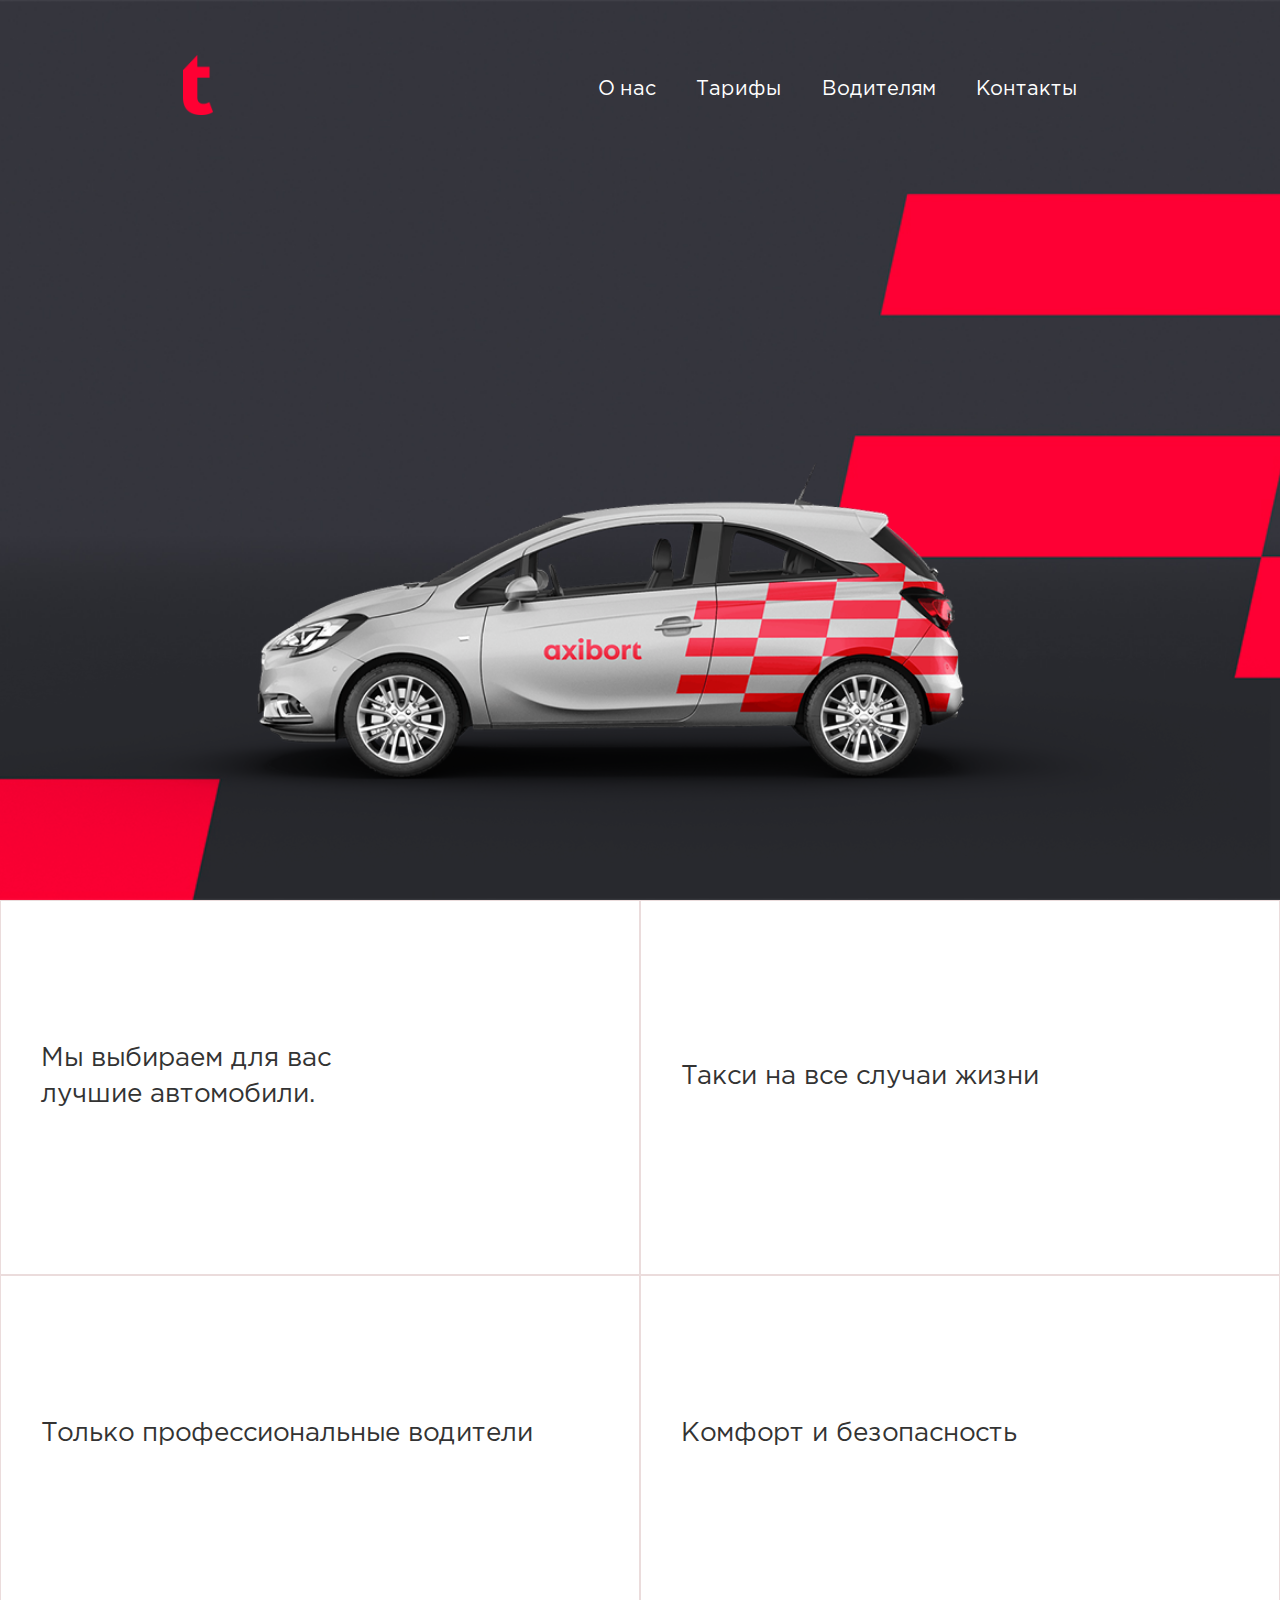
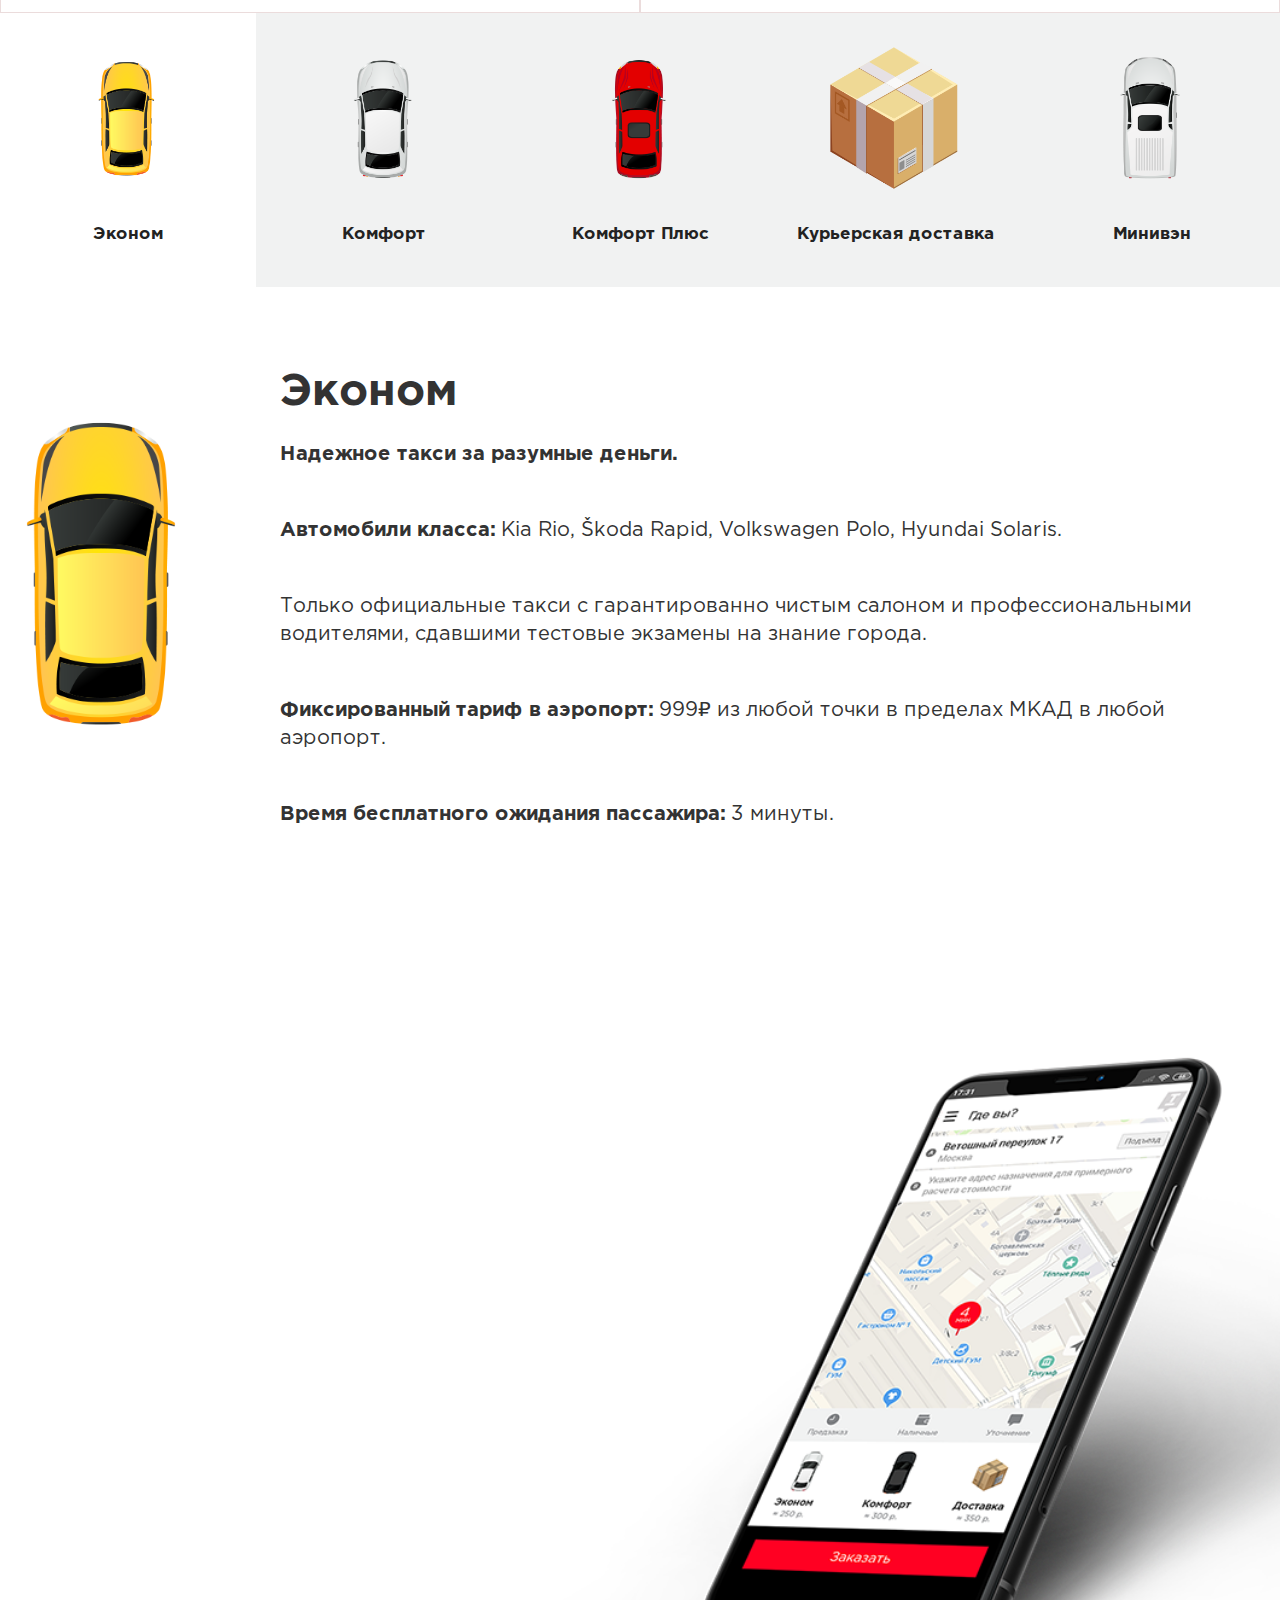
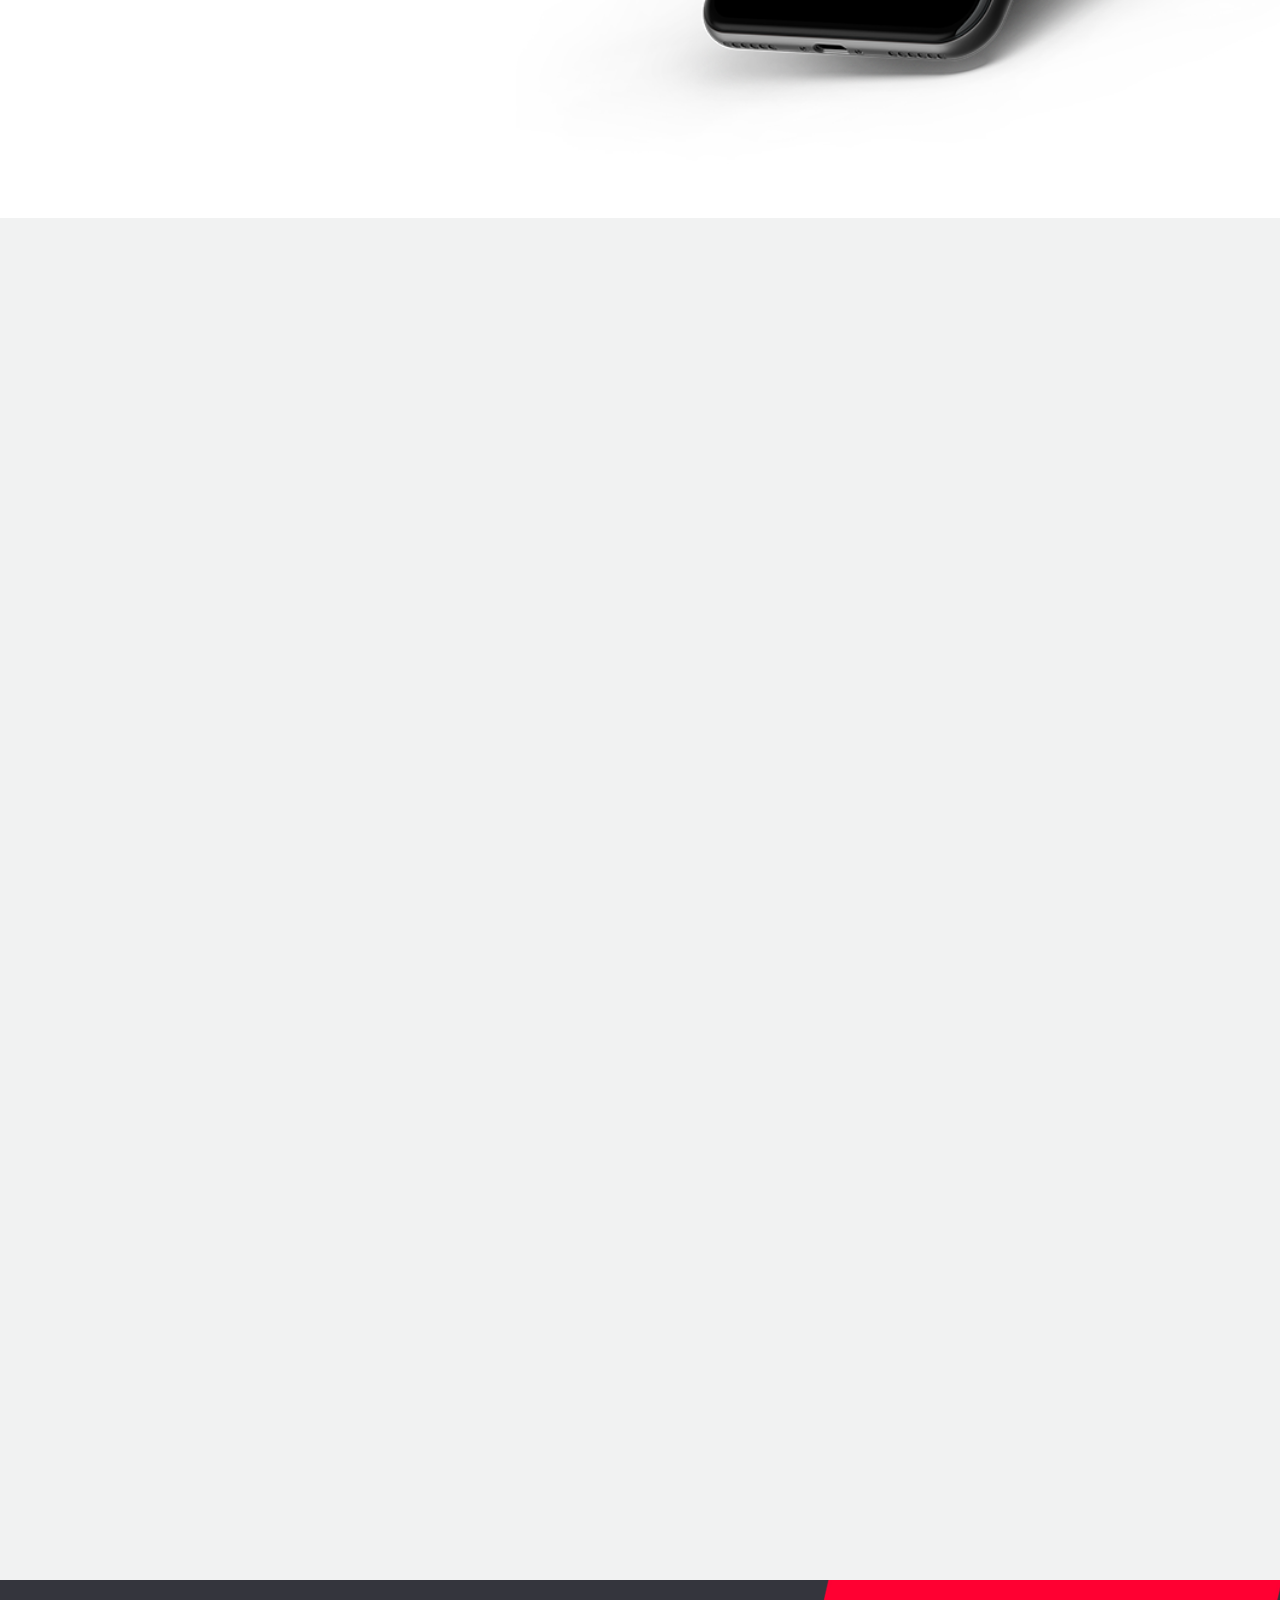
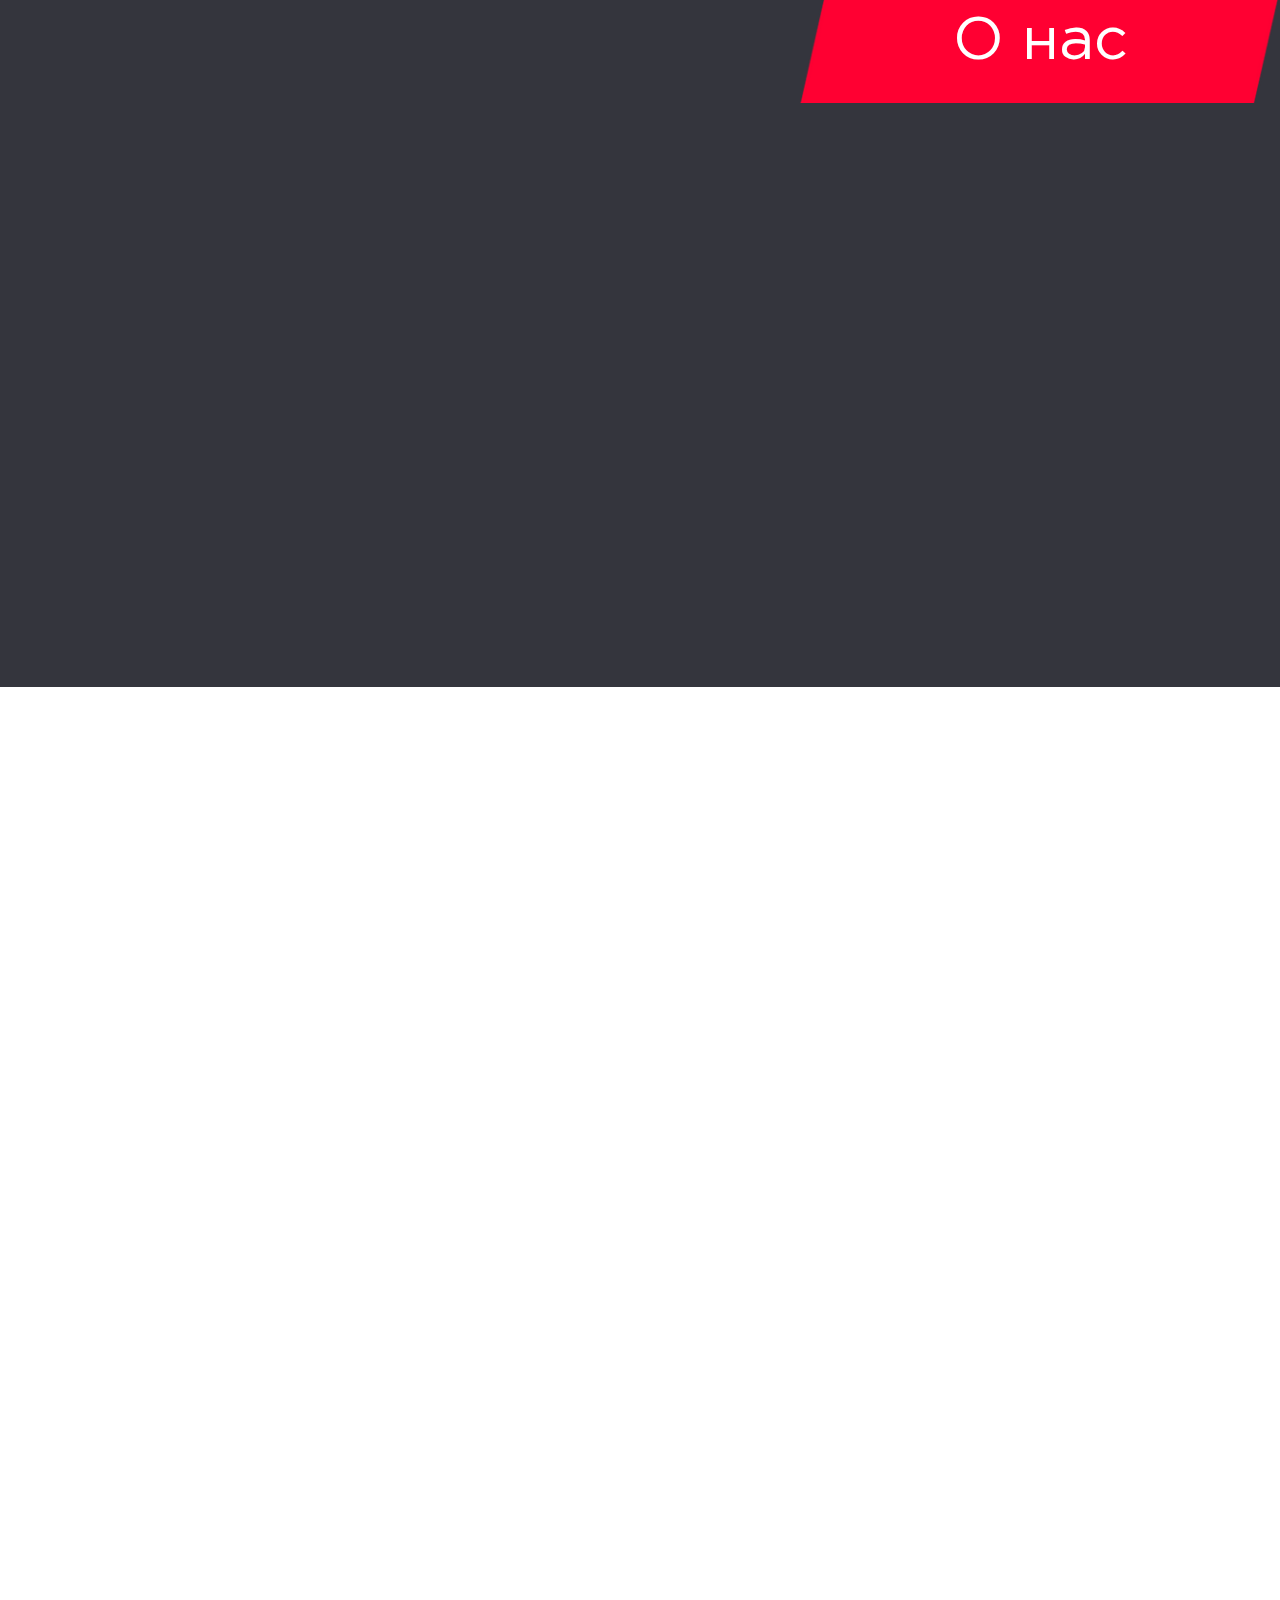
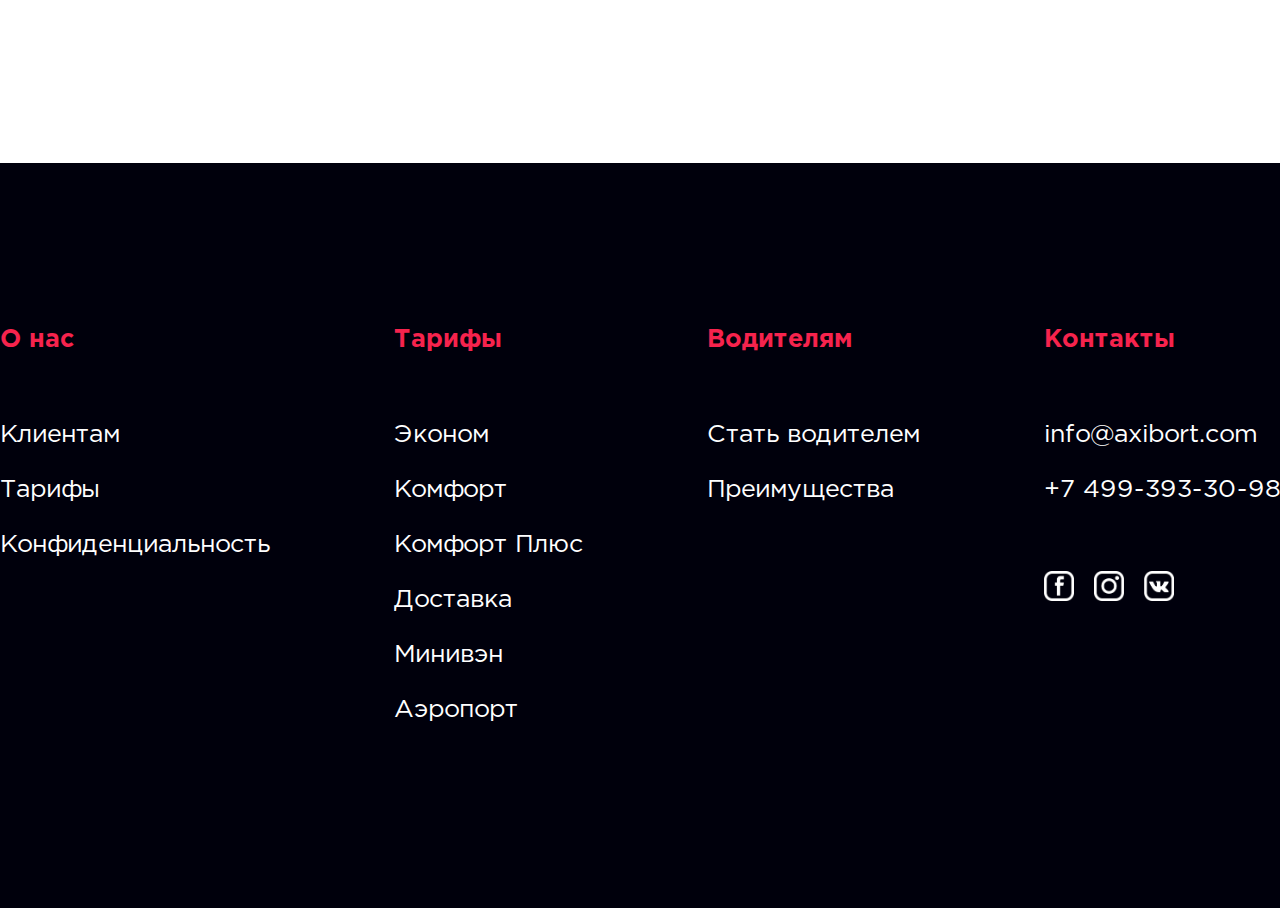
<file: index.html>
<!DOCTYPE html>
<!--  Last Published: Wed Aug 26 2020 20:31:15 GMT+0000 (Coordinated Universal Time)  -->
<html data-wf-page="5f3e394f15745f6b5658aa4a" data-wf-site="5f3e394f15745f7bf958aa49">
<head>
  <meta charset="utf-8">
  <title>Axibort</title>
  <meta content="width=device-width, initial-scale=1" name="viewport">
  <link href="css/normalize.css" rel="stylesheet" type="text/css">
  <link href="css/components.css" rel="stylesheet" type="text/css">
  <link href="css/axibort.css" rel="stylesheet" type="text/css">
  <!-- [if lt IE 9]><script src="https://cdnjs.cloudflare.com/ajax/libs/html5shiv/3.7.3/html5shiv.min.js" type="text/javascript"></script><![endif] -->
  <script type="text/javascript">!function(o,c){var n=c.documentElement,t=" w-mod-";n.className+=t+"js",("ontouchstart"in o||o.DocumentTouch&&c instanceof DocumentTouch)&&(n.className+=t+"touch")}(window,document);</script>
  <!--<link href="images/favicon.png" rel="shortcut icon" type="image/x-icon">
  <link href="images/webclip.png" rel="apple-touch-icon">
  -->
  <style>
body {
	font-family: Gothampro, system-ui, -apple-system, BlinkMacSystemFont, 'Segoe UI', Roboto, Oxygen, Ubuntu, Cantarell, 'Fira Sans', 'Droid Sans', 'Helvetica Neue', sans-serif;
}
</style>

<!-- Facebook Pixel Code -->
<script>
!function(f,b,e,v,n,t,s)
{if(f.fbq)return;n=f.fbq=function(){n.callMethod?
n.callMethod.apply(n,arguments):n.queue.push(arguments)};
if(!f._fbq)f._fbq=n;n.push=n;n.loaded=!0;n.version='2.0';
n.queue=[];t=b.createElement(e);t.async=!0;
t.src=v;s=b.getElementsByTagName(e)[0];
s.parentNode.insertBefore(t,s)}(window, document,'script',
'https://connect.facebook.net/en_US/fbevents.js');
fbq('init', '2772539032981928');
fbq('track', 'PageView');
</script>
<noscript><img height="1" width="1" style="display:none"
src="https://www.facebook.com/tr?id=2772539032981928&ev=PageView&noscript=1"
/></noscript>
<!-- End Facebook Pixel Code -->


<script type="text/javascript">!function(){var t=document.createElement("script");t.type="text/javascript",t.async=!0,t.src="https://vk.com/js/api/openapi.js?168",t.onload=function(){VK.Retargeting.Init("VK-RTRG-521118-1mXMU"),VK.Retargeting.Hit()},document.head.appendChild(t)}();</script><noscript><img src="https://vk.com/rtrg?p=VK-RTRG-521118-1mXMU" style="position:fixed; left:-999px;" alt=""/></noscript>


<!-- Google Tag Manager -->
<script>(function(w,d,s,l,i){w[l]=w[l]||[];w[l].push({'gtm.start':
new Date().getTime(),event:'gtm.js'});var f=d.getElementsByTagName(s)[0],
j=d.createElement(s),dl=l!='dataLayer'?'&l='+l:'';j.async=true;j.src=
'https://www.googletagmanager.com/gtm.js?id='+i+dl;f.parentNode.insertBefore(j,f);
})(window,document,'script','dataLayer','GTM-NPXN5RP');</script>
<!-- End Google Tag Manager -->



</head>
<body>
  <!-- Google Tag Manager (noscript) -->
<noscript><iframe src="https://www.googletagmanager.com/ns.html?id=GTM-NPXN5RP"
height="0" width="0" style="display:none;visibility:hidden"></iframe></noscript>
<!-- End Google Tag Manager (noscript) -->
  <div data-collapse="small" data-animation="default" data-duration="400" role="banner" class="navbar w-nav">
    <div class="container nav-cont"><a href="#main" class="brand w-nav-brand"><img src="images/nav-logo.png" alt="" class="navlogo"></a>
      <nav role="navigation" class="nav-menu w-nav-menu"><a href="#about" class="nav-link w-nav-link">О нас</a><a href="#rates" class="nav-link w-nav-link">Тарифы</a><a href="#for-drivers" class="nav-link w-nav-link">Водителям</a><a href="#contacts" class="nav-link w-nav-link">Контакты</a></nav>
      <div class="menu-button w-nav-button">
        <div class="w-icon-nav-menu"></div>
      </div>
    </div>
  </div>
  <div id="main" data-w-id="81b0b11b-6d62-adef-833d-ccafed20ef23" class="hero-sec"><img src="images/5f3e68e7ceceadc15e5aae43_hero-car-p-2000.png" srcset="images/5f3e68e7ceceadc15e5aae43_hero-car-p-2000-p-500.png 500w, images/5f3e68e7ceceadc15e5aae43_hero-car-p-2000-p-800.png 800w, images/5f3e68e7ceceadc15e5aae43_hero-car-p-2000-p-1080.png 1080w, images/5f3e68e7ceceadc15e5aae43_hero-car-p-2000.png 1200w" sizes="100vw" alt="" class="hero-car-img"></div>
  <div class="profit-sec">
    <div class="container full-w">
      <div class="profit-list">
        <div class="profit-item">
          <div class="profit-item-cont">
            <p class="big-p">Мы выбираем для вас<br>лучшие автомобили.</p>
          </div>
          <div class="profit-item-overlay">
            <div class="item-overlay-wrap"><img src="images/white-logo.png" alt="" class="white-logo">
              <p class="paragraph">Мы выполним ваши пожелания, включая выбор привычного маршрута, комфортной температуры в салоне или любимой радиостанции.</p>
            </div>
          </div>
        </div>
        <div class="profit-item">
          <div class="profit-item-cont">
            <p class="big-p">Такси на все случаи жизни</p>
          </div>
          <div class="profit-item-overlay">
            <div class="item-overlay-wrap"><img src="images/white-logo.png" alt="" class="white-logo">
              <p class="paragraph">Оптимизируйте стоимость поездки с помощью нашей гибкой тарифной системой. </p>
            </div>
          </div>
        </div>
        <div class="profit-item">
          <div class="profit-item-cont">
            <p class="big-p">Только профессиональные водители</p>
          </div>
          <div class="profit-item-overlay">
            <div class="item-overlay-wrap"><img src="images/white-logo.png" alt="" class="white-logo">
              <p class="paragraph">Мы следуем протоколу безопасности и контролируем каждый пункт: исправность автомобиля, санобработка салона, наличие маски у водителя и степень его усталости.</p>
            </div>
          </div>
        </div>
        <div class="profit-item">
          <div class="profit-item-cont">
            <p class="big-p">Комфорт и безопасность</p>
          </div>
          <div class="profit-item-overlay">
            <div class="item-overlay-wrap"><img src="images/white-logo.png" alt="" class="white-logo">
              <p class="paragraph">Наши водители прекрасно ориентируются в городе, им действительно можно доверять.</p>
            </div>
          </div>
        </div>
      </div>
    </div>
  </div>
  <div id="rates" class="tabs-sec">
    <div data-duration-in="300" data-duration-out="100" class="tabs w-tabs">
      <div class="tabs-menu w-tab-menu"><a data-w-tab="econom" class="tab-link w-inline-block w-tab-link w--current"><img src="images/econom-img_2.png" alt="" class="tab-img"><div class="tab-text">Эконом</div></a><a data-w-tab="comfort" class="tab-link w-inline-block w-tab-link"><img src="images/comfort-img_2.png" alt="" class="tab-img"><div class="tab-text">Комфорт</div></a><a data-w-tab="comfort_plus" class="tab-link w-inline-block w-tab-link"><img src="images/comfort_plus-img_2.png" alt="" class="tab-img"><div class="tab-text">Комфорт Плюс</div></a><a data-w-tab="courier" class="tab-link w-inline-block w-tab-link"><img src="images/curier-img.png" alt="" class="tab-img"><div class="tab-text">Курьерская доставка</div></a><a data-w-tab="minivan" class="tab-link w-inline-block w-tab-link"><img src="images/van-img_2.png" alt="" class="tab-img"><div class="tab-text">Минивэн</div></a></div>
	  <!--<a data-w-tab="nyanya" class="tab-link w-inline-block w-tab-link"><img src="images/nanny-img.png" alt="" class="tab-img"><div class="tab-text">Авто-няня</div></a><a data-w-tab="alcho-free" class="tab-link w-inline-block w-tab-link"><img src="images/keys-img.png" alt="" class="tab-img"><div class="tab-text">Трезвый водитель</div></a>-->
      <div class="tabs-content w-tab-content">
        <div data-w-tab="econom" class="tab-pane w-tab-pane w--tab-active">
          <div class="container tab-cont"><img src="images/eco.png" alt="" class="inner-tab-img">
            <div class="tab-rich-wrap">
              <div class="w-richtext">
                <h3>Эконом</h3>
                <p><strong>Надежное такси за разумные деньги.</strong></p>
                <p>‍</p>
                <p><strong>Автомобили класса:</strong> Kia Rio, Škoda Rapid, Volkswagen Polo, Hyundai Solaris.</p>
                <p>‍</p>
                <p>Только официальные такси с гарантированно чистым салоном и профессиональными водителями, сдавшими тестовые экзамены на знание города.</p>
                <p>‍</p>
                <p><strong>Фиксированный тариф в аэропорт:</strong>  999₽ из любой точки в пределах МКАД в любой аэропорт.</p>
                <p>‍</p>
                <p><strong>Время бесплатного ожидания пассажира:</strong> 3 минуты.</p>
              </div>
            </div>
          </div>
        </div>
        <div data-w-tab="comfort" class="tab-pane w-tab-pane">
          <div class="container tab-cont"><img src="images/comfort.png" alt="" class="inner-tab-img">
            <div class="tab-rich-wrap">
              <div class="w-richtext">
                <h3>Комфорт</h3>
                <p>‍</p>
                <p><strong>Всё лучшее для вашего комфорта и безопасности.</strong></p>
                <p>‍</p>
                <p><strong>Автомобили класса:</strong> Škoda Octavia, Hyundai Sonata, Volkswagen Passat и выше. </p>
                <p>‍</p>
                <p>Только официальные такси с гарантированно чистым салоном и профессиональными<br>водителями, сдавшими тестовые экзамены на знание города.</p>
                <p>‍</p>
                <p><strong>Фиксированный тариф в аэропорт:</strong> 1199₽ из любой точки в пределах <br>МКАД в любой аэропорт.</p>
                <p>‍</p>
                <p><strong>Время бесплатного ожидания пассажира:</strong> 3 минуты.</p>
                <p>‍</p>
                <p>‍</p>
              </div>
            </div>
          </div>
        </div>
        <div data-w-tab="comfort_plus" class="tab-pane w-tab-pane">
          <div class="container tab-cont"><img src="images/comfort_plus.png" alt="" class="inner-tab-img">
            <div class="tab-rich-wrap">
              <div class="w-richtext">
                <h3>Комфорт Плюс</h3>
                <p>‍</p>
                <p><strong>Еще больше комфорта.</strong></p>
                <p>‍</p>
                <p>Автомобили класса Audi A6, BMW M5, Jaguar XF, Kia Optima, Mercedes-Benz E-klasse, Skoda Superb или выше.<br>Только официальные такси с гарантированно чистым салоном и профессиональными водителями, <br> сдавшими тестовые экзамены на знание города. Все автомобили не старше 5 лет.</p>
                <p>‍</p>
                <p><strong>Время бесплатного ожидания пассажира:</strong> 3 минуты<strong><br></strong></p>
                <p>‍</p>
                <p><strong>Минимальная стоимость заказа:</strong> 250₽</p>
                <p>‍</p>
                <p>‍</p>
              </div>
            </div>
          </div>
        </div>
		<div data-w-tab="courier" class="tab-pane w-tab-pane">
          <div class="container tab-cont"><img src="images/tab-cont-3-img.png" alt="" class="inner-tab-img">
            <div class="tab-rich-wrap">
              <div class="w-richtext">
                <h3>Курьерская доставка</h3>
                <p>‍</p>
                <p><strong>Надежная доставка за разумные деньги.</strong></p>
                <p>‍</p>
                <p>Ваша посылка будет доставлена надежным водителем в назначенное время.</p>
                <p>‍</p>
                <p><strong>Минимальная стоимость заказа:</strong> 250₽</p>
                <p>‍</p>
                <p>‍</p>
              </div>
            </div>
          </div>
        </div>
		<div data-w-tab="minivan" class="tab-pane w-tab-pane">
          <div class="container tab-cont"><img src="images/van.png" alt="" class="inner-tab-img">
            <div class="tab-rich-wrap">
              <div class="w-richtext">
                <h3>Минивэн</h3>
                <p>‍</p>
                <p><strong>Для больших семей и дружных компаний.</strong></p>
                <p>‍</p>
                <p>Автомобили класса Citroen C4 Picasso, Citroen Jumpy, Ford Galaxy, Mazda 5, Mercedes-Benz V-Klasse, Volkswagen Caddy или выше.<br>Только официальные такси с гарантированно чистым салоном и профессиональными водителями,<br> сдавшими тестовые экзамены на знание города. Все автомобили не старше 5 лет.</p>
                <p>‍</p>
                <p><strong>Время бесплатного ожидания пассажира:</strong> 3 минуты<strong><br></strong></p>
                <p>‍</p>
                <p><strong>Минимальная стоимость заказа:</strong> 270₽</p>
                <p>‍</p>
                <p>‍</p>
              </div>
            </div>
          </div>
        </div>
   <!-- <div data-w-tab="nyanya" class="tab-pane w-tab-pane">
          <div class="container tab-cont"><img src="images/tab-cont-4-img.png" alt="" class="inner-tab-img">
            <div class="tab-rich-wrap">
              <div class="w-richtext">
                <h3>Авто-няня</h3>
                <p>‍</p>
                <p><strong>Надежное такси за разумные деньги.</strong></p>
                <p>‍</p>
                <p>С тарифом «Авто-няня» можно безопасно отправить ребенка в возрасте <br>от 7 до 14 лет в выбранный пункт назначения. За ним обязательно присмотрят.</p>
                <p>‍</p>
                <p><strong>Время бесплатного ожидания пассажира: </strong>3 минуты<strong><br></strong></p>
                <p>‍</p>
                <p><strong>Минимальная стоимость заказа: </strong>- 350₽</p>
                <p>‍</p>
                <p>‍</p>
              </div>
            </div>
          </div>
        </div> -->
    <!--    <div data-w-tab="alcho-free" class="tab-pane w-tab-pane">
          <div class="container tab-cont"><img src="images/tab-cont-5-img.png" alt="" class="inner-tab-img">
            <div class="tab-rich-wrap">
              <div class="w-richtext">
                <h3>Трезвый водитель</h3>
                <p>‍</p>
                <p><strong>Надежное такси за разумные деньги.</strong></p>
                <p>‍</p>
                <p>Выручим в трудной ситуации: профессиональный шофер доставит <br>ваш автомобиль в указанную точку. </p>
                <p>‍</p>
                <p><strong>Время бесплатного ожидания пассажира: </strong>5 минут<strong><br></strong></p>
                <p>‍</p>
                <p><strong>Минимальная стоимость заказа: </strong>- 700₽</p>
                <p>‍</p>
                <p>‍</p>
              </div>
            </div>
          </div>
        </div>-->
      </div>
    </div>
  </div>
  <div id="app" data-w-id="bb57b1f5-a696-746f-b398-95c2fc218a4f" class="mobile-sec">
    <div class="container">
      <div data-w-id="e642b378-6b68-e6d2-2ee3-ed5aeb964c58" style="opacity:0" class="store-wrap"><img src="images/logo.png" alt="" class="logo-img">
        <h3 class="app-h2">Готовы ехать?</h3>
        <p class="big-p">Новый агрегатор такси. <br>Безопасность и комфорт <br>по оптимальным ценам.</p>
        <div class="store-btn-wrap"><a href="https://apps.apple.com/ru/app/axibort-сервис-заказа-такси/id1508327702" target="_blank" class="link-block-3 w-inline-block"><img src="images/appstore-ico.png" alt="" class="image-2"></a><a href="https://play.google.com/store/apps/details?id=com.axibort.pro&amp;hl=ru" target="_blank" class="w-inline-block"><img src="images/google-ico.png" alt="" class="image-3"></a></div>
      </div>
      <div class="phone-img"></div>
    </div>
  </div>
  <div id="airport" class="service-sec">
    <div class="service-row">
      <div data-w-id="89977e39-4a92-a3ba-1185-88cb0e8c6542" style="opacity:0" class="service-img-col"><img src="images/ser-1.png" srcset="images/ser-1-p-500.png 500w, images/ser-1-p-800.png 800w, images/ser-1-p-1080.png 1080w, images/ser-1-p-1600.png 1600w, images/ser-1.png 1639w" sizes="(max-width: 479px) 90vw, (max-width: 767px) 400.0000305175781px, (max-width: 991px) 52vw, 50vw" alt="" class="service-img"></div>
      <div data-w-id="f498dd6d-fe3d-2047-9717-8fb795345032" style="opacity:0" class="service-text-col">
        <div class="_1-2-col-item-wrap">
          <div class="service-rich w-richtext">
            <h2>Aэропорт</h2>
            <p>Путешествие начинается с Axibort. Из любой точки Москвы в пределах МКАД в любой аэропорт по фиксированным тарифам.</p>
            <p><strong>Axibort: добро пожаловать на борт.</strong></p>
            <p>Эконом – 999₽<br>Комфорт – 1199₽</p>
          </div>
        </div>
      </div>
    </div>
	<div id="driver" class="service-row sr-2">
      <div data-w-id="fb3757f9-66a1-847b-60f7-5f0fb1ece27f" style="opacity:0" class="service-img-col"><img src="images/red.png" srcset="images/red-p-500.png 500w, images/red-p-800.png 800w, images/red-p-1080.png 1080w, images/red-p-1600.png 1600w, images/red.png 2322w" sizes="(max-width: 479px) 90vw, (max-width: 991px) 80vw, 60vw" alt="" class="si-3"><img src="images/driver_720х501.jpg" srcset="images/driver_500x348.jpg 500w, images/driver_720х501.jpg 720w" sizes="(max-width: 479px) 90vw, (max-width: 767px) 400.0000305175781px, (max-width: 991px) 52vw, 50vw" alt="" class="service-img"></div>
      <div data-w-id="759e9e35-e5c5-16a9-d077-dcb320c474d3" style="opacity:0" class="service-text-col">
        <div class="_1-2-col-item-wrap">
          <div class="service-rich w-richtext">
            <h2>Приглашаем водителей</h2>
            <p>Виден конечный адрес заказа.<br>Низкая комиссия агрегатора:</p>
            <p><strong>5% при оплате наличными </strong></p>
            <p><strong>7% при оплате безналичными </strong></p>
			<p><a href="#application" class="black-text" >Подать заявку<img src="images/red-arrow.png" loading="lazy" alt="" class="red-arrow"></a></p>
          </div>
        </div>
      </div>
    </div>
<!--<div class="service-row sr-2">
      <div data-w-id="fb3757f9-66a1-847b-60f7-5f0fb1ece27f" style="opacity:0" class="service-img-col"><img src="images/red.png" srcset="images/red-p-500.png 500w, images/red-p-800.png 800w, images/red-p-1080.png 1080w, images/red-p-1600.png 1600w, images/red.png 2322w" sizes="(max-width: 479px) 90vw, (max-width: 991px) 80vw, 60vw" alt="" class="si-2"><img src="images/5f3e53b7dc1c2be27a65b857_s2-p-1080.jpg" srcset="images/5f3e53b7dc1c2be27a65b857_s2-p-1080-p-500.jpeg 500w, images/5f3e53b7dc1c2be27a65b857_s2-p-1080-p-800.jpeg 800w, images/5f3e53b7dc1c2be27a65b857_s2-p-1080.jpg 1080w" sizes="(max-width: 479px) 90vw, (max-width: 767px) 400.0000305175781px, (max-width: 991px) 52vw, 50vw" alt="" class="service-img"></div>
      <div data-w-id="759e9e35-e5c5-16a9-d077-dcb320c474d3" style="opacity:0" class="service-text-col">
        <div class="_1-2-col-item-wrap">
          <div class="service-rich w-richtext">
            <h2>Автоняня</h2>
            <p>С тарифом «Авто-няня» можно безопасно отправить ребенка в возрасте от 7 до 14 лет в выбранный пункт назначения. За ним обязательно присмотрят.</p>
            <p><strong>Axibort. С заботой о безопасности и комфорте.</strong></p>
          </div>
        </div>
      </div>
    </div> -->
 <!--   <div class="service-row">
      <div data-w-id="23605bc4-7439-1582-be89-833e0404a31c" style="opacity:0" class="service-img-col"><img src="images/red.png" srcset="images/red-p-500.png 500w, images/red-p-800.png 800w, images/red-p-1080.png 1080w, images/red-p-1600.png 1600w, images/red.png 2322w" sizes="(max-width: 479px) 90vw, (max-width: 991px) 80vw, 60vw" alt="" class="si-3"><img src="images/5f3e5333dc1c2bc3db65b770_s3-p-1080.jpg" srcset="images/5f3e5333dc1c2bc3db65b770_s3-p-1080-p-500.jpeg 500w, images/5f3e5333dc1c2bc3db65b770_s3-p-1080.jpg 720w" sizes="(max-width: 479px) 90vw, (max-width: 767px) 400.0000305175781px, (max-width: 991px) 52vw, 50vw" alt="" class="service-img"></div>
      <div data-w-id="f3791591-442d-f3b7-2914-3ceff833a7f2" style="opacity:0" class="service-text-col">
        <div class="_1-2-col-item-wrap">
          <div class="service-rich w-richtext">
            <h2>Трезвый водитель</h2>
            <p>Выручим в трудной ситуации: профессиональный шофер доставит ваш автомобиль в указанную точку.</p>
            <p><strong>Axibort. Всегда к вашим услугам.</strong></p>
            <p>*При наличии полиса ОСАГО без ограничений.</p>
          </div>
        </div>
      </div>
    </div>-->
  </div>
  <div id="about" class="about-us-sec">
    <div class="container">
      <div data-w-id="bde81b5b-d6a5-183d-8691-57077549805d" style="opacity:0" class="container"><img src="images/logo.png" alt="" class="about-logo">
        <p class="big-p">Мы — новый агрегатор такси; сервис, созданный в Москве ради комфорта горожан. Мы хотим, чтобы вы садились в такси без опасений за собственную жизнь и здоровье. Мы постоянно учимся; история ваших поездок позволяет нам подбирать для вас оптимальные тарифы. Мы предлагаем комфорт за разумные деньги и готовы стать вашими помощниками и надежными друзьями.</p>
      </div>
    </div>
    <div class="about-title-wrap"><img src="images/bg-red.png" srcset="images/bg-red-p-500.png 500w, images/bg-red-p-800.png 800w, images/bg-red.png 874w" sizes="(max-width: 479px) 100vw, (max-width: 767px) 240.00001525878906px, (max-width: 991px) 31vw, 480.0000305175781px" alt="" class="about-title-img">
      <h2 class="about-title-heading">О нас</h2>
    </div>
  </div>
  <div id="for-drivers" class="for-drivers-sec">
    <div class="container">
      <div class="_2-col-list"><a data-w-id="e7af505a-d561-06e2-ead6-08c88ba3e4c9" style="opacity:0" href="documents/Типовая-поездка.pdf" target="_blank" class="driver-btn w-inline-block"><img src="images/for-driver-1.png" loading="lazy" srcset="images/for-driver-1-p-500.png 500w, images/for-driver-1-p-800.png 800w, images/for-driver-1.png 984w" sizes="(max-width: 479px) 100vw, (max-width: 991px) 42vw, 39vw" alt=""><div class="text-wrap"><div class="black-text">Типовая поездка</div><img src="images/red-arrow.png" loading="lazy" alt="" class="red-arrow"></div></a><a data-w-id="afe764e3-3820-06f9-c25c-fa39f4465ec3" style="opacity:0" href="documents/Требования-и-запреты.pdf" target="_blank" class="driver-btn w-inline-block"><img src="images/for-driver-2.png" loading="lazy" srcset="images/for-driver-2-p-500.png 500w, images/for-driver-2-p-800.png 800w, images/for-driver-2.png 938w" sizes="(max-width: 479px) 100vw, (max-width: 991px) 42vw, 39vw" alt=""><div class="text-wrap"><div class="black-text">Требования и запреты</div><img src="images/red-arrow.png" loading="lazy" alt="" class="red-arrow"></div></a></div>
      <div id="application" class="for-driver-list">
        <div data-w-id="5b449a14-ec80-9e14-b8c9-693bebff8c4f" style="opacity:0" class="for-driver-col">
          <div class="driver-text-wrap">
            <h3>Хотите работать<br>с нами?</h3>
            <p class="big-p">Оставьте заявку и мы позвоним <br>вам в течение дня.</p>
          </div>
        </div>
        <div data-w-id="ea6b1db2-2a21-c9b2-3e5d-71172cf1629f" style="opacity:0" class="for-driver-col">
          <div class="form-wrap">
            <div class="big-p">Cтать водителем</div>
            <div class="w-form">
              <form id="email-form" action="/feedback/process/process.php" name="email-form" data-name="Email Form">
                <label for="Phone" class="small-p">Введите номер телефона</label>
                <input id="phone" type="tel" name="phone" data-name="Phone" class="w-input" value=""
                  required="required">
                <input type="submit" value="Оставить заявку" data-wait="Отправляю..." class="submit-button w-button">
              </form>
              
                <div class="success-message w-form-done">
                <div>Спасибо!<br>Ваша заявка принята!</div>
              </div>
              <div class="w-form-fail">
                <div>Заполните корректные данные</div>
              </div>
            </div>
          </div><img src="images/drivers-mobile.png" loading="lazy" srcset="images/drivers-mobile-p-500.png 500w, images/drivers-mobile-p-800.png 800w, images/drivers-mobile.png 1013w" sizes="(max-width: 479px) 89vw, (max-width: 767px) 336.9444580078125px, (max-width: 991px) 44vw, 473.1597595214844px" alt="" class="phone-form-img">
		  </div>
      </div>
    </div>
  </div>
   <div id="contacts" class="footer">
    <div class="container">
      <div class="footer-row">
        <div class="footer-1-4col"><a href="#" class="footer-link bold-link">О нас</a><a href="#about" class="footer-link">Клиентам</a><a href="#rates" class="footer-link">Тарифы</a><a href="documents/Politics.pdf" target="_blank" class="footer-link">Конфиденциальность</a></div>
        <div class="footer-1-4col"><a href="#" class="footer-link bold-link">Тарифы</a><a href="#rates" class="footer-link">Эконом</a><a href="#rates" class="footer-link">Комфорт</a><a href="#rates" class="footer-link">Комфорт Плюс</a><a href="#rates" class="footer-link">Доставка</a><a href="#rates" class="footer-link">Минивэн</a><a href="#airport" class="footer-link">Аэропорт</a><!--<a href="#rates" class="footer-link">Автоняня</a><a href="#rates" class="footer-link">Трезвый водитель</a>--></div>
        <div class="footer-1-4col"><a href="#" class="footer-link bold-link">Водителям</a><a href="#for-drivers" class="footer-link">Стать водителем</a><a href="#driver" class="footer-link">Преимущества</a></div>
        <div class="footer-1-4col"><a href="#" class="footer-link bold-link">Контакты</a><a href="mailto:info@axibort.com" class="footer-link">info@axibort.com</a><a href="tel:+74993933098" class="footer-link">+7 499-393-30-98</a>
          <div class="sm-wrap"><a href="https://facebook.com/Taxibort-105085527863520/" target="_blank" class="footer-ico-link w-inline-block"><img src="images/fb-logo.png" alt="" class="sm-ico"></a><a href="https://www.instagram.com/axi.bort" target="_blank" class="footer-ico-link w-inline-block"><img src="images/inst-logo.png" alt="" class="sm-ico"></a><a href="https://vk.com/public197695719" target="_blank" class="footer-ico-link w-inline-block"><img src="images/vk-logo.png" alt="" class="sm-ico"></a></div>
        </div>
      </div>
    </div>
  </div>
  <script src="https://d3e54v103j8qbb.cloudfront.net/js/jquery-3.5.1.min.dc5e7f18c8.js?site=5f3e394f15745f7bf958aa49" type="text/javascript" integrity="sha256-9/aliU8dGd2tb6OSsuzixeV4y/faTqgFtohetphbbj0=" crossorigin="anonymous"></script>
  <script src="js/axibort.js" type="text/javascript"></script>
  <!-- [if lte IE 9]><script src="https://cdnjs.cloudflare.com/ajax/libs/placeholders/3.0.2/placeholders.min.js"></script><![endif] -->
  <script>
$( function() {
    function changeTab() {
        var tabName = window.location.hash.substr(1);
        var tabEl = $('[data-w-tab="' + tabName + '"]');
        if (tabEl.length) {
            tabEl.click();
        }
    }
    //when page is first loaded
    if(window.location.hash){
        changeTab();
    }
    //internal page linking
    $(window).on('hashchange', changeTab);
    $('[data-w-tab]').on('click', function(){
        history.pushState({}, '', '#'+$(this).data("w-tab"));
    });
});
</script>
<script src="/js/jquery.maskedinput.min.js"></script>
<script src="/feedback/js/process-forms.js"></script>
<script>
    //после загрузки DOM
    $(function () {
      $("#phone").mask("7(999) 999 99 99");

        var form1 = new ProcessForm();
        form1.init();
    });
 <!-- 
</script>

<link rel="stylesheet" href="/app-load/css/style.css">
<script src="app-load/js/device.min.js"></script>
<script src="app-load/js/script.js"></script>
</body>
</html>
</file>
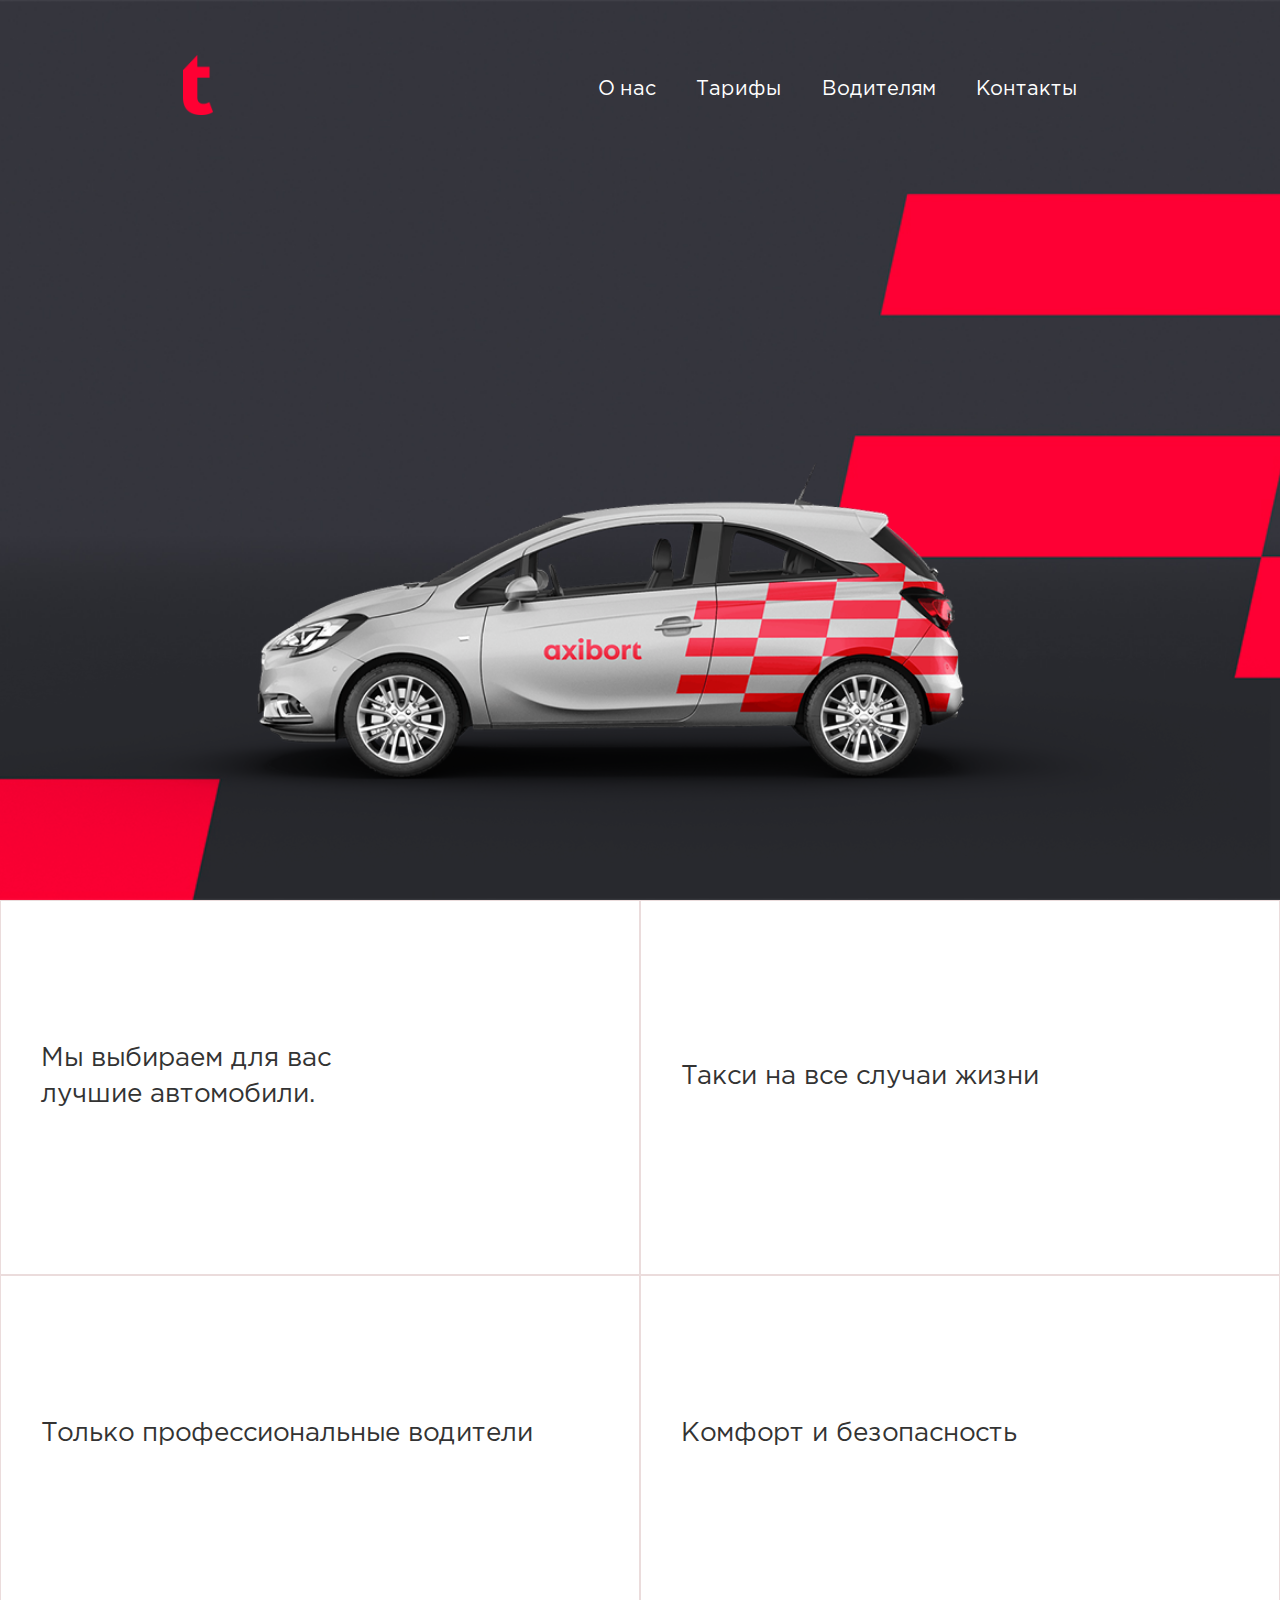
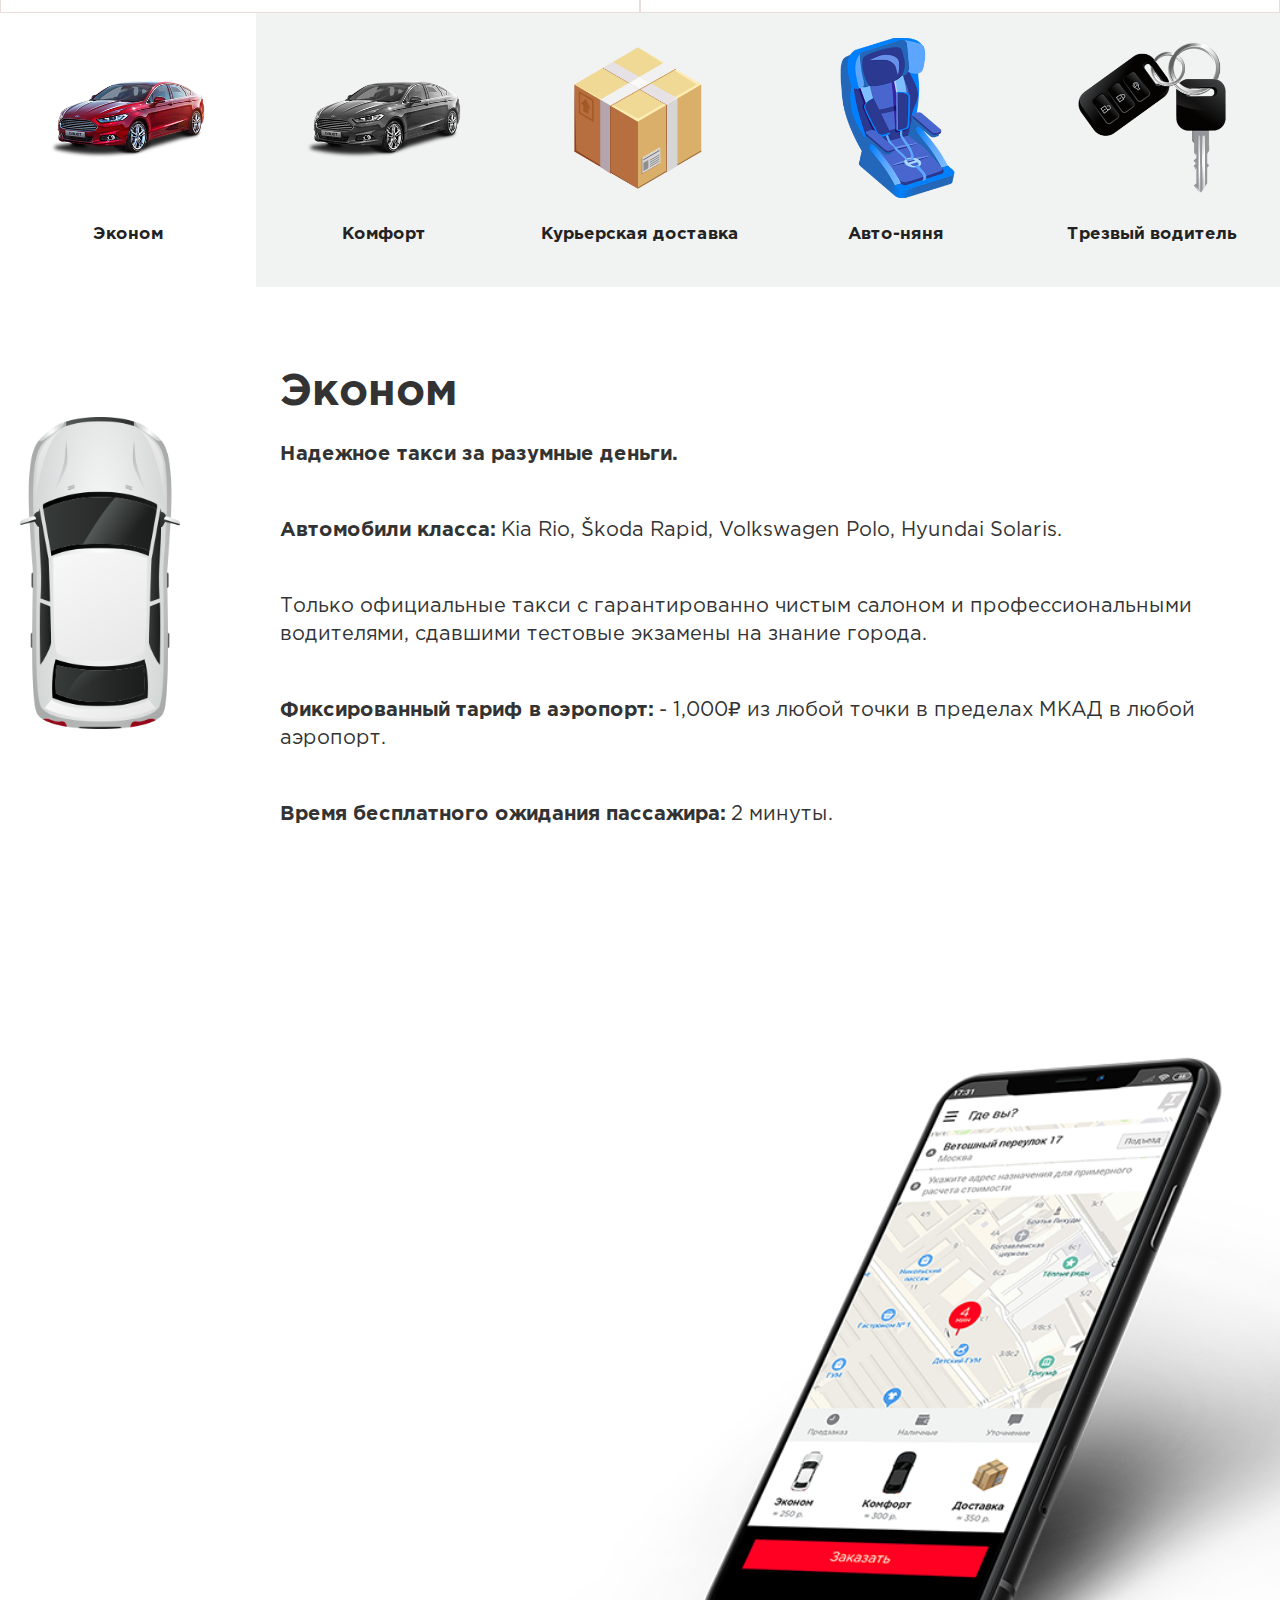
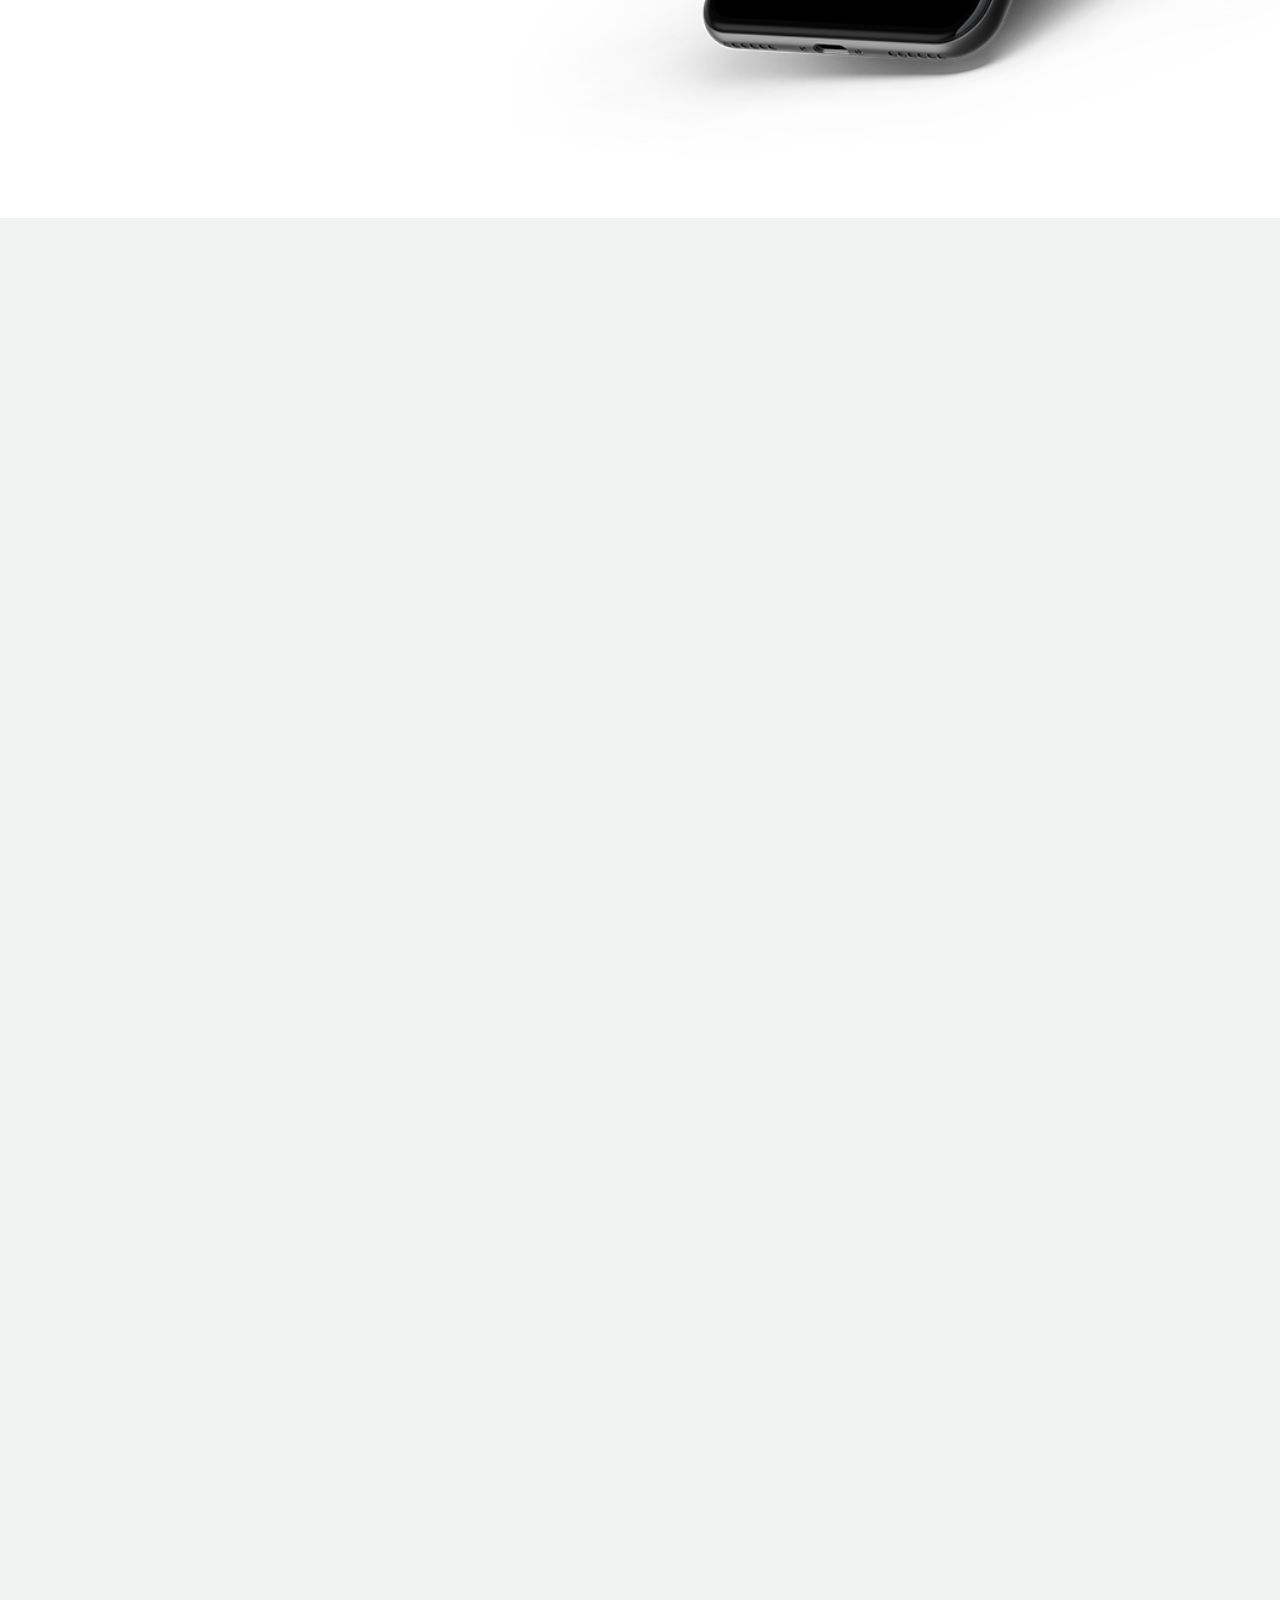
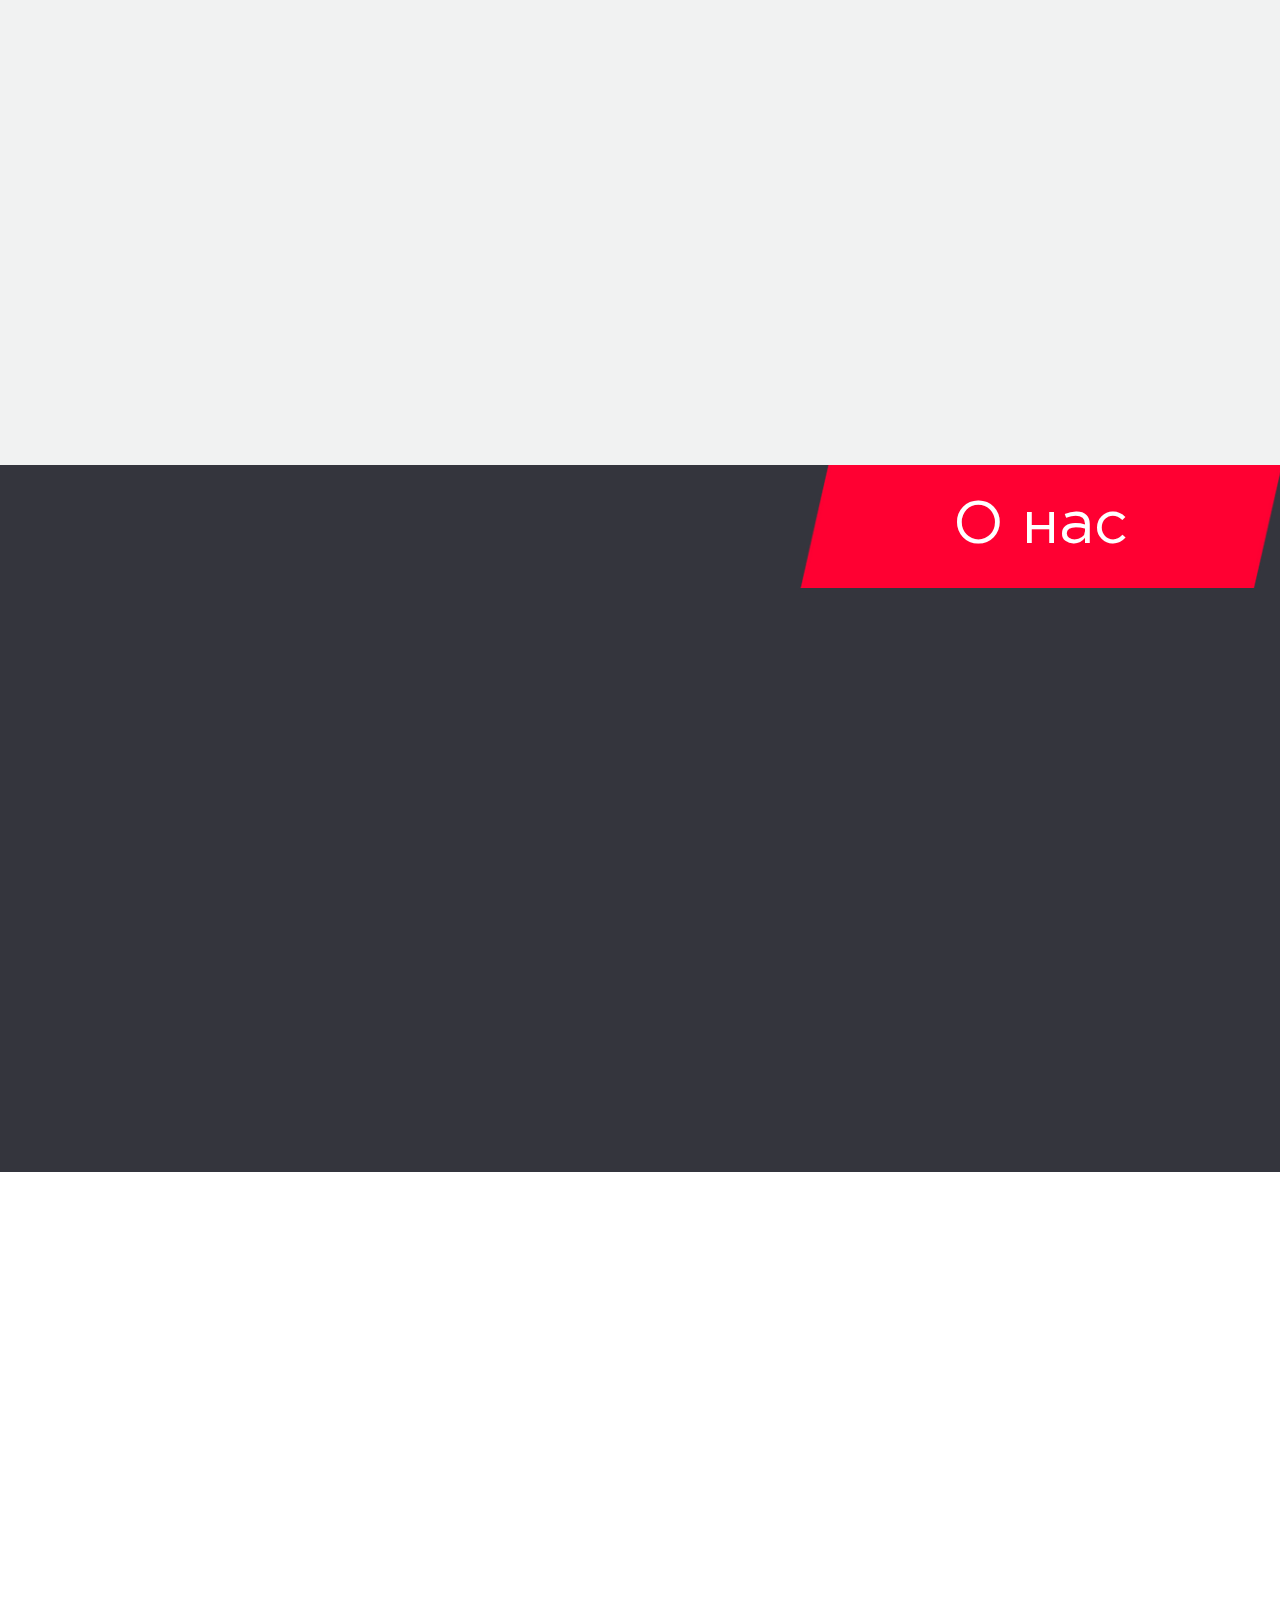
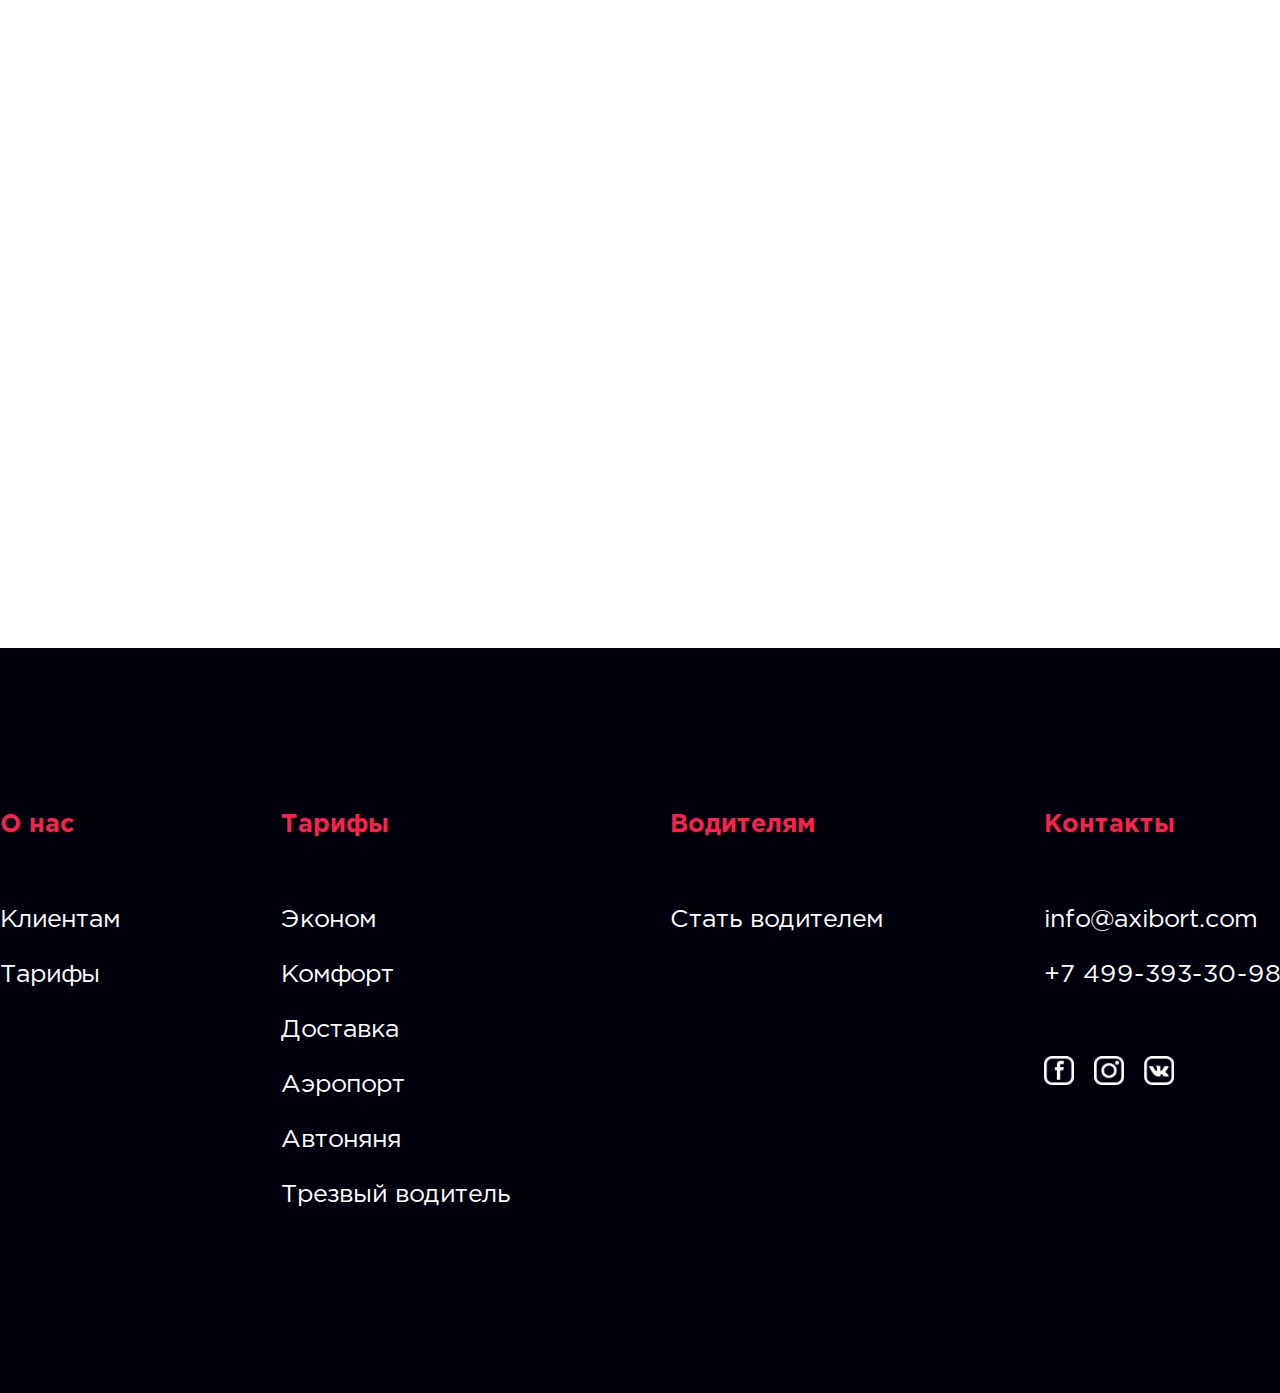
<file: index2.html>
<!DOCTYPE html>
<!--  Last Published: Wed Aug 26 2020 20:31:15 GMT+0000 (Coordinated Universal Time)  -->
<html data-wf-page="5f3e394f15745f6b5658aa4a" data-wf-site="5f3e394f15745f7bf958aa49">
<head>
  <meta charset="utf-8">
  <title>Axibort</title>
  <meta content="width=device-width, initial-scale=1" name="viewport">
  <link href="css/normalize.css" rel="stylesheet" type="text/css">
  <link href="css/components.css" rel="stylesheet" type="text/css">
  <link href="css/axibort.css" rel="stylesheet" type="text/css">
  <!-- [if lt IE 9]><script src="https://cdnjs.cloudflare.com/ajax/libs/html5shiv/3.7.3/html5shiv.min.js" type="text/javascript"></script><![endif] -->
  <script type="text/javascript">!function(o,c){var n=c.documentElement,t=" w-mod-";n.className+=t+"js",("ontouchstart"in o||o.DocumentTouch&&c instanceof DocumentTouch)&&(n.className+=t+"touch")}(window,document);</script>
  <link href="images/favicon.png" rel="shortcut icon" type="image/x-icon">
  <link href="images/webclip.png" rel="apple-touch-icon">
  <style>
body {
	font-family: Gothampro, system-ui, -apple-system, BlinkMacSystemFont, 'Segoe UI', Roboto, Oxygen, Ubuntu, Cantarell, 'Fira Sans', 'Droid Sans', 'Helvetica Neue', sans-serif;
}
</style>

<!-- Facebook Pixel Code -->
<script>
!function(f,b,e,v,n,t,s)
{if(f.fbq)return;n=f.fbq=function(){n.callMethod?
n.callMethod.apply(n,arguments):n.queue.push(arguments)};
if(!f._fbq)f._fbq=n;n.push=n;n.loaded=!0;n.version='2.0';
n.queue=[];t=b.createElement(e);t.async=!0;
t.src=v;s=b.getElementsByTagName(e)[0];
s.parentNode.insertBefore(t,s)}(window, document,'script',
'https://connect.facebook.net/en_US/fbevents.js');
fbq('init', '2772539032981928');
fbq('track', 'PageView');
</script>
<noscript><img height="1" width="1" style="display:none"
src="https://www.facebook.com/tr?id=2772539032981928&ev=PageView&noscript=1"
/></noscript>
<!-- End Facebook Pixel Code -->


<script type="text/javascript">!function(){var t=document.createElement("script");t.type="text/javascript",t.async=!0,t.src="https://vk.com/js/api/openapi.js?168",t.onload=function(){VK.Retargeting.Init("VK-RTRG-521118-1mXMU"),VK.Retargeting.Hit()},document.head.appendChild(t)}();</script><noscript><img src="https://vk.com/rtrg?p=VK-RTRG-521118-1mXMU" style="position:fixed; left:-999px;" alt=""/></noscript>


<!-- Google Tag Manager -->
<script>(function(w,d,s,l,i){w[l]=w[l]||[];w[l].push({'gtm.start':
new Date().getTime(),event:'gtm.js'});var f=d.getElementsByTagName(s)[0],
j=d.createElement(s),dl=l!='dataLayer'?'&l='+l:'';j.async=true;j.src=
'https://www.googletagmanager.com/gtm.js?id='+i+dl;f.parentNode.insertBefore(j,f);
})(window,document,'script','dataLayer','GTM-NPXN5RP');</script>
<!-- End Google Tag Manager -->



</head>
<body>
  <!-- Google Tag Manager (noscript) -->
<noscript><iframe src="https://www.googletagmanager.com/ns.html?id=GTM-NPXN5RP"
height="0" width="0" style="display:none;visibility:hidden"></iframe></noscript>
<!-- End Google Tag Manager (noscript) -->
  <div data-collapse="small" data-animation="default" data-duration="400" role="banner" class="navbar w-nav">
    <div class="container nav-cont"><a href="#main" class="brand w-nav-brand"><img src="images/nav-logo.png" alt="" class="navlogo"></a>
      <nav role="navigation" class="nav-menu w-nav-menu"><a href="#about" class="nav-link w-nav-link">О нас</a><a href="#rates" class="nav-link w-nav-link">Тарифы</a><a href="#for-drivers" class="nav-link w-nav-link">Водителям</a><a href="#contacts" class="nav-link w-nav-link">Контакты</a></nav>
      <div class="menu-button w-nav-button">
        <div class="w-icon-nav-menu"></div>
      </div>
    </div>
  </div>
  <div id="main" data-w-id="81b0b11b-6d62-adef-833d-ccafed20ef23" class="hero-sec"><img src="images/5f3e68e7ceceadc15e5aae43_hero-car-p-2000.png" srcset="images/5f3e68e7ceceadc15e5aae43_hero-car-p-2000-p-500.png 500w, images/5f3e68e7ceceadc15e5aae43_hero-car-p-2000-p-800.png 800w, images/5f3e68e7ceceadc15e5aae43_hero-car-p-2000-p-1080.png 1080w, images/5f3e68e7ceceadc15e5aae43_hero-car-p-2000.png 1200w" sizes="100vw" alt="" class="hero-car-img"></div>
  <div class="profit-sec">
    <div class="container full-w">
      <div class="profit-list">
        <div class="profit-item">
          <div class="profit-item-cont">
            <p class="big-p">Мы выбираем для вас<br>лучшие автомобили.</p>
          </div>
          <div class="profit-item-overlay">
            <div class="item-overlay-wrap"><img src="images/white-logo.png" alt="" class="white-logo">
              <p class="paragraph">Мы выполним ваши пожелания, включая выбор привычного маршрута, комфортной температуры в салоне или любимой радиостанции.</p>
            </div>
          </div>
        </div>
        <div class="profit-item">
          <div class="profit-item-cont">
            <p class="big-p">Такси на все случаи жизни</p>
          </div>
          <div class="profit-item-overlay">
            <div class="item-overlay-wrap"><img src="images/white-logo.png" alt="" class="white-logo">
              <p class="paragraph">Оптимизируйте стоимость поездки с помощью нашей гибкой тарифной системы. </p>
            </div>
          </div>
        </div>
        <div class="profit-item">
          <div class="profit-item-cont">
            <p class="big-p">Только профессиональные водители</p>
          </div>
          <div class="profit-item-overlay">
            <div class="item-overlay-wrap"><img src="images/white-logo.png" alt="" class="white-logo">
              <p class="paragraph">Мы следуем протоколу безопасности и контролируем каждый пункт: исправность автомобиля, санобработка салона, наличие маски у водителя и степень его усталости.</p>
            </div>
          </div>
        </div>
        <div class="profit-item">
          <div class="profit-item-cont">
            <p class="big-p">Комфорт и безопасность</p>
          </div>
          <div class="profit-item-overlay">
            <div class="item-overlay-wrap"><img src="images/white-logo.png" alt="" class="white-logo">
              <p class="paragraph">Наши водители прекрасно ориентируются в городе, им действительно можно доверять.</p>
            </div>
          </div>
        </div>
      </div>
    </div>
  </div>
  <div id="rates" class="tabs-sec">
    <div data-duration-in="300" data-duration-out="100" class="tabs w-tabs">
      <div class="tabs-menu w-tab-menu"><a data-w-tab="econom" class="tab-link w-inline-block w-tab-link w--current"><img src="images/econom-img.png" alt="" class="tab-img"><div class="tab-text">Эконом</div></a><a data-w-tab="comfort" class="tab-link w-inline-block w-tab-link"><img src="images/comfort-img.png" alt="" class="tab-img"><div class="tab-text">Комфорт</div></a><a data-w-tab="courier" class="tab-link w-inline-block w-tab-link"><img src="images/curier-img.png" alt="" class="tab-img"><div class="tab-text">Курьерская доставка</div></a><a data-w-tab="nyanya" class="tab-link w-inline-block w-tab-link"><img src="images/nanny-img.png" alt="" class="tab-img"><div class="tab-text">Авто-няня</div></a><a data-w-tab="alcho-free" class="tab-link w-inline-block w-tab-link"><img src="images/keys-img.png" alt="" class="tab-img"><div class="tab-text">Трезвый водитель</div></a></div>
      <div class="tabs-content w-tab-content">
        <div data-w-tab="econom" class="tab-pane w-tab-pane w--tab-active">
          <div class="container tab-cont"><img src="images/tab-cont-1-img.png" alt="" class="inner-tab-img">
            <div class="tab-rich-wrap">
              <div class="w-richtext">
                <h3>Эконом</h3>
                <p><strong>Надежное такси за разумные деньги.</strong></p>
                <p>‍</p>
                <p><strong>Автомобили класса:</strong> Kia Rio, Škoda Rapid, Volkswagen Polo, Hyundai Solaris.</p>
                <p>‍</p>
                <p>Только официальные такси с гарантированно чистым салоном и профессиональными водителями, сдавшими тестовые экзамены на знание города.</p>
                <p>‍</p>
                <p><strong>Фиксированный тариф в аэропорт:</strong> - 1,000₽ из любой точки в пределах МКАД в любой аэропорт.</p>
                <p>‍</p>
                <p><strong>Время бесплатного ожидания пассажира:</strong> 2 минуты.</p>
              </div>
            </div>
          </div>
        </div>
        <div data-w-tab="comfort" class="tab-pane w-tab-pane">
          <div class="container tab-cont"><img src="images/tab-cont-2-img.png" alt="" class="inner-tab-img">
            <div class="tab-rich-wrap">
              <div class="w-richtext">
                <h3>Комфорт</h3>
                <p>‍</p>
                <p><strong>Всё лучшее для вашего комфорта и безопасности.</strong></p>
                <p>‍</p>
                <p><strong>Автомобили класса:</strong> Škoda Octavia, Hyundai Sonata, Volkswagen Passat и выше. </p>
                <p>‍</p>
                <p>Только официальные такси с гарантированно чистым салоном и профессиональными<br>водителями, сдавшими тестовые экзамены на знание города.</p>
                <p>‍</p>
                <p><strong>Фиксированный тариф в аэропорт: </strong>-<strong> </strong>1,200₽ из любой точки в пределах <br>МКАД в любой аэропорт.</p>
                <p>‍</p>
                <p><strong>Время бесплатного ожидания пассажира:</strong> 3 минуты.</p>
                <p>‍</p>
                <p>‍</p>
              </div>
            </div>
          </div>
        </div>
        <div data-w-tab="courier" class="tab-pane w-tab-pane">
          <div class="container tab-cont"><img src="images/tab-cont-3-img.png" alt="" class="inner-tab-img">
            <div class="tab-rich-wrap">
              <div class="w-richtext">
                <h3>Курьерская доставка</h3>
                <p>‍</p>
                <p><strong>Надежная доставка за разумные деньги.</strong></p>
                <p>‍</p>
                <p>Ваша посылка будет доставлена надежным водителем в назначенное время.</p>
                <p>‍</p>
                <p><strong>Минимальная стоимость заказа: </strong>- 250₽</p>
                <p>‍</p>
                <p>‍</p>
              </div>
            </div>
          </div>
        </div>
        <div data-w-tab="nyanya" class="tab-pane w-tab-pane">
          <div class="container tab-cont"><img src="images/tab-cont-4-img.png" alt="" class="inner-tab-img">
            <div class="tab-rich-wrap">
              <div class="w-richtext">
                <h3>Авто-няня</h3>
                <p>‍</p>
                <p><strong>Надежное такси за разумные деньги.</strong></p>
                <p>‍</p>
                <p>С тарифом «Авто-няня» можно безопасно отправить ребенка в возрасте <br>от 7 до 14 лет в выбранный пункт назначения. За ним обязательно присмотрят.</p>
                <p>‍</p>
                <p><strong>Время бесплатного ожидания пассажира: </strong>3 минуты<strong><br></strong></p>
                <p>‍</p>
                <p><strong>Минимальная стоимость заказа: </strong>- 350₽</p>
                <p>‍</p>
                <p>‍</p>
              </div>
            </div>
          </div>
        </div>
        <div data-w-tab="alcho-free" class="tab-pane w-tab-pane">
          <div class="container tab-cont"><img src="images/tab-cont-5-img.png" alt="" class="inner-tab-img">
            <div class="tab-rich-wrap">
              <div class="w-richtext">
                <h3>Трезвый водитель</h3>
                <p>‍</p>
                <p><strong>Надежное такси за разумные деньги.</strong></p>
                <p>‍</p>
                <p>Выручим в трудной ситуации: профессиональный шофер доставит <br>ваш автомобиль в указанную точку. </p>
                <p>‍</p>
                <p><strong>Время бесплатного ожидания пассажира: </strong>5 минут<strong><br></strong></p>
                <p>‍</p>
                <p><strong>Минимальная стоимость заказа: </strong>- 700₽</p>
                <p>‍</p>
                <p>‍</p>
              </div>
            </div>
          </div>
        </div>
      </div>
    </div>
  </div>
  <div id="app" data-w-id="bb57b1f5-a696-746f-b398-95c2fc218a4f" class="mobile-sec">
    <div class="container">
      <div data-w-id="e642b378-6b68-e6d2-2ee3-ed5aeb964c58" style="opacity:0" class="store-wrap"><img src="images/logo.png" alt="" class="logo-img">
        <h3 class="app-h2">Готовы ехать?</h3>
        <p class="big-p">Новый агрегатор такси. <br>Безопасность и комфорт <br>по оптимальным ценам.</p>
        <div class="store-btn-wrap"><a href="https://apps.apple.com/ru/app/axibort-сервис-заказа-такси/id1508327702" target="_blank" class="link-block-3 w-inline-block"><img src="images/appstore-ico.png" alt="" class="image-2"></a><a href="https://play.google.com/store/apps/details?id=com.axibort.pro&amp;hl=ru" target="_blank" class="w-inline-block"><img src="images/google-ico.png" alt="" class="image-3"></a></div>
      </div>
      <div class="phone-img"></div>
    </div>
  </div>
  <div id="airport" class="service-sec">
    <div class="service-row">
      <div data-w-id="89977e39-4a92-a3ba-1185-88cb0e8c6542" style="opacity:0" class="service-img-col"><img src="images/ser-1.png" srcset="images/ser-1-p-500.png 500w, images/ser-1-p-800.png 800w, images/ser-1-p-1080.png 1080w, images/ser-1-p-1600.png 1600w, images/ser-1.png 1639w" sizes="(max-width: 479px) 90vw, (max-width: 767px) 400.0000305175781px, (max-width: 991px) 52vw, 50vw" alt="" class="service-img"></div>
      <div data-w-id="f498dd6d-fe3d-2047-9717-8fb795345032" style="opacity:0" class="service-text-col">
        <div class="_1-2-col-item-wrap">
          <div class="service-rich w-richtext">
            <h2>Aэропорт</h2>
            <p>Путешествие начинается с Axibort. Из любой точки Москвы в любой аэропорт по фиксированным тарифам.</p>
            <p><strong>Axibort: добро пожаловать на борт.</strong></p>
            <p>Эконом – 1000₽<br>Комфорт – 1200₽</p>
          </div>
        </div>
      </div>
    </div>
    <div class="service-row sr-2">
      <div data-w-id="fb3757f9-66a1-847b-60f7-5f0fb1ece27f" style="opacity:0" class="service-img-col"><img src="images/red.png" srcset="images/red-p-500.png 500w, images/red-p-800.png 800w, images/red-p-1080.png 1080w, images/red-p-1600.png 1600w, images/red.png 2322w" sizes="(max-width: 479px) 90vw, (max-width: 991px) 80vw, 60vw" alt="" class="si-2"><img src="images/5f3e53b7dc1c2be27a65b857_s2-p-1080.jpg" srcset="images/5f3e53b7dc1c2be27a65b857_s2-p-1080-p-500.jpeg 500w, images/5f3e53b7dc1c2be27a65b857_s2-p-1080-p-800.jpeg 800w, images/5f3e53b7dc1c2be27a65b857_s2-p-1080.jpg 1080w" sizes="(max-width: 479px) 90vw, (max-width: 767px) 400.0000305175781px, (max-width: 991px) 52vw, 50vw" alt="" class="service-img"></div>
      <div data-w-id="759e9e35-e5c5-16a9-d077-dcb320c474d3" style="opacity:0" class="service-text-col">
        <div class="_1-2-col-item-wrap">
          <div class="service-rich w-richtext">
            <h2>Автоняня</h2>
            <p>С тарифом «Авто-няня» можно безопасно отправить ребенка в возрасте от 7 до 14 лет в выбранный пункт назначения. За ним обязательно присмотрят.</p>
            <p><strong>Axibort. С заботой о безопасности и комфорте.</strong></p>
          </div>
        </div>
      </div>
    </div>
    <div class="service-row">
      <div data-w-id="23605bc4-7439-1582-be89-833e0404a31c" style="opacity:0" class="service-img-col"><img src="images/red.png" srcset="images/red-p-500.png 500w, images/red-p-800.png 800w, images/red-p-1080.png 1080w, images/red-p-1600.png 1600w, images/red.png 2322w" sizes="(max-width: 479px) 90vw, (max-width: 991px) 80vw, 60vw" alt="" class="si-3"><img src="images/5f3e5333dc1c2bc3db65b770_s3-p-1080.jpg" srcset="images/5f3e5333dc1c2bc3db65b770_s3-p-1080-p-500.jpeg 500w, images/5f3e5333dc1c2bc3db65b770_s3-p-1080.jpg 720w" sizes="(max-width: 479px) 90vw, (max-width: 767px) 400.0000305175781px, (max-width: 991px) 52vw, 50vw" alt="" class="service-img"></div>
      <div data-w-id="f3791591-442d-f3b7-2914-3ceff833a7f2" style="opacity:0" class="service-text-col">
        <div class="_1-2-col-item-wrap">
          <div class="service-rich w-richtext">
            <h2>Трезвый водитель</h2>
            <p>Выручим в трудной ситуации: профессиональный шофер доставит ваш автомобиль в указанную точку.</p>
            <p><strong>Axibort. Всегда к вашим услугам.</strong></p>
            <p>*При наличии полиса ОСАГО без ограничений.</p>
          </div>
        </div>
      </div>
    </div>
  </div>
  <div id="about" class="about-us-sec">
    <div class="container">
      <div data-w-id="bde81b5b-d6a5-183d-8691-57077549805d" style="opacity:0" class="container"><img src="images/logo.png" alt="" class="about-logo">
        <p class="big-p">Мы — новый агрегатор такси; сервис, созданный в Москве ради комфорта горожан. Мы хотим, чтобы вы садились в такси без опасений за собственную жизнь и здоровье. Мы постоянно учимся; история ваших поездок позволяет нам подбирать для вас оптимальные тарифы. Мы предлагаем комфорт за разумные деньги и готовы стать вашими помощниками и надежными друзьями.</p>
      </div>
    </div>
    <div class="about-title-wrap"><img src="images/bg-red.png" srcset="images/bg-red-p-500.png 500w, images/bg-red-p-800.png 800w, images/bg-red.png 874w" sizes="(max-width: 479px) 100vw, (max-width: 767px) 240.00001525878906px, (max-width: 991px) 31vw, 480.0000305175781px" alt="" class="about-title-img">
      <h2 class="about-title-heading">О нас</h2>
    </div>
  </div>
  <div id="for-drivers" class="for-drivers-sec">
    <div class="container">
      <div class="_2-col-list"><a data-w-id="e7af505a-d561-06e2-ead6-08c88ba3e4c9" style="opacity:0" href="documents/Типовая-поездка.pdf" target="_blank" class="driver-btn w-inline-block"><img src="images/for-driver-1.png" loading="lazy" srcset="images/for-driver-1-p-500.png 500w, images/for-driver-1-p-800.png 800w, images/for-driver-1.png 984w" sizes="(max-width: 479px) 100vw, (max-width: 991px) 42vw, 39vw" alt=""><div class="text-wrap"><div class="black-text">Типовая поездка</div><img src="images/red-arrow.png" loading="lazy" alt="" class="red-arrow"></div></a><a data-w-id="afe764e3-3820-06f9-c25c-fa39f4465ec3" style="opacity:0" href="documents/Требования-и-запреты.pdf" target="_blank" class="driver-btn w-inline-block"><img src="images/for-driver-2.png" loading="lazy" srcset="images/for-driver-2-p-500.png 500w, images/for-driver-2-p-800.png 800w, images/for-driver-2.png 938w" sizes="(max-width: 479px) 100vw, (max-width: 991px) 42vw, 39vw" alt=""><div class="text-wrap"><div class="black-text">Требования и запреты</div><img src="images/red-arrow.png" loading="lazy" alt="" class="red-arrow"></div></a></div>
      <div class="for-driver-list">
        <div data-w-id="5b449a14-ec80-9e14-b8c9-693bebff8c4f" style="opacity:0" class="for-driver-col">
          <div class="driver-text-wrap">
            <h3>Хотите работать<br>с нами?</h3>
            <p class="big-p">Оставьте заявку и мы позвоним <br>вам в течение дня.</p>
          </div>
        </div>
        <div data-w-id="ea6b1db2-2a21-c9b2-3e5d-71172cf1629f" style="opacity:0" class="for-driver-col">
          <div class="form-wrap">
            <div class="big-p">Cтать водителем</div>
            <div class="w-form">
              <form id="email-form" action="/feedback/process/process.php" name="email-form" data-name="Email Form">
                <label for="Phone" class="small-p">Введите номер телефона</label>
                <input id="phone" type="tel" name="phone" data-name="Phone" class="w-input" value=""
                  required="required">
                <input type="submit" value="Оставить заявку" data-wait="Отправляю..." class="submit-button w-button">
              </form>
              
                <div class="success-message w-form-done">
                <div>Спасибо!<br>Ваша заявка принята!</div>
              </div>
              <div class="w-form-fail">
                <div>Заполните корректные данные</div>
              </div>
            </div>
          </div><img src="images/drivers-mobile.png" loading="lazy" srcset="images/drivers-mobile-p-500.png 500w, images/drivers-mobile-p-800.png 800w, images/drivers-mobile.png 1013w" sizes="(max-width: 479px) 89vw, (max-width: 767px) 336.9444580078125px, (max-width: 991px) 44vw, 473.1597595214844px" alt="" class="phone-form-img"></div>
      </div>
    </div>
  </div>
  <div id="contacts" class="footer">
    <div class="container">
      <div class="footer-row">
        <div class="footer-1-4col"><a href="#" class="footer-link bold-link">О нас</a><a href="#about" class="footer-link">Клиентам</a><a href="#rates" class="footer-link">Тарифы</a></div>
        <div class="footer-1-4col"><a href="#" class="footer-link bold-link">Тарифы</a><a href="#rates" class="footer-link">Эконом</a><a href="#rates" class="footer-link">Комфорт</a><a href="#rates" class="footer-link">Доставка</a><a href="#airport" class="footer-link">Аэропорт</a><a href="#rates" class="footer-link">Автоняня</a><a href="#rates" class="footer-link">Трезвый водитель</a></div>
        <div class="footer-1-4col"><a href="#" class="footer-link bold-link">Водителям</a><a href="#for-drivers" class="footer-link">Стать водителем</a></div>
        <div class="footer-1-4col"><a href="#" class="footer-link bold-link">Контакты</a><a href="mailto:info@axibort.com" class="footer-link">info@axibort.com</a><a href="tel:+74993933098" class="footer-link">+7 499-393-30-98</a>
          <div class="sm-wrap"><a href="https://facebook.com/Taxibort-105085527863520/" target="_blank" class="footer-ico-link w-inline-block"><img src="images/fb-logo.png" alt="" class="sm-ico"></a><a href="https://www.instagram.com/axi.bort" target="_blank" class="footer-ico-link w-inline-block"><img src="images/inst-logo.png" alt="" class="sm-ico"></a><a href="https://vk.com/public197695719" target="_blank" class="footer-ico-link w-inline-block"><img src="images/vk-logo.png" alt="" class="sm-ico"></a></div>
        </div>
      </div>
    </div>
  </div>
  <script src="https://d3e54v103j8qbb.cloudfront.net/js/jquery-3.5.1.min.dc5e7f18c8.js?site=5f3e394f15745f7bf958aa49" type="text/javascript" integrity="sha256-9/aliU8dGd2tb6OSsuzixeV4y/faTqgFtohetphbbj0=" crossorigin="anonymous"></script>
  <script src="js/axibort.js" type="text/javascript"></script>
  <!-- [if lte IE 9]><script src="https://cdnjs.cloudflare.com/ajax/libs/placeholders/3.0.2/placeholders.min.js"></script><![endif] -->
  <script>
$( function() {
    function changeTab() {
        var tabName = window.location.hash.substr(1);
        var tabEl = $('[data-w-tab="' + tabName + '"]');
        if (tabEl.length) {
            tabEl.click();
        }
    }
    //when page is first loaded
    if(window.location.hash){
        changeTab();
    }
    //internal page linking
    $(window).on('hashchange', changeTab);
    $('[data-w-tab]').on('click', function(){
        history.pushState({}, '', '#'+$(this).data("w-tab"));
    });
});
</script>
<script src="/js/jquery.maskedinput.min.js"></script>
<script src="/feedback/js/process-forms.js"></script>
<script>
    //после загрузки DOM
    $(function () {
      $("#phone").mask("7(999) 999 99 99");

        var form1 = new ProcessForm();
        form1.init();
    });
</script>

<div class="app-load" id="app-load">
  <img src="app-load/img/axibort-button.png" >
  <div class="app-load__close setCookieBtn" id="app-load-close"></div>
  <a href="#" id="add-load-link" class="app-load__button">
  </a>
</div>

<link rel="stylesheet" href="/app-load/css/style.css">
<script src="app-load/js/device.min.js"></script>
<script src="app-load/js/script.js"></script>

</body>
</html>
</file>
<file: css/components.css>
@font-face {
  font-family: 'webflow-icons';
  src: url("[data-uri]") format('truetype');
  font-weight: normal;
  font-style: normal;
}
[class^="w-icon-"],
[class*=" w-icon-"] {
  /* use !important to prevent issues with browser extensions that change fonts */
  font-family: 'webflow-icons' !important;
  speak: none;
  font-style: normal;
  font-weight: normal;
  font-variant: normal;
  text-transform: none;
  line-height: 1;
  /* Better Font Rendering =========== */
  -webkit-font-smoothing: antialiased;
  -moz-osx-font-smoothing: grayscale;
}
.w-icon-slider-right:before {
  content: "\e600";
}
.w-icon-slider-left:before {
  content: "\e601";
}
.w-icon-nav-menu:before {
  content: "\e602";
}
.w-icon-arrow-down:before,
.w-icon-dropdown-toggle:before {
  content: "\e603";
}
.w-icon-file-upload-remove:before {
  content: "\e900";
}
.w-icon-file-upload-icon:before {
  content: "\e903";
}
* {
  -webkit-box-sizing: border-box;
  -moz-box-sizing: border-box;
  box-sizing: border-box;
}
html {
  height: 100%;
}
body {
  margin: 0;
  min-height: 100%;
  background-color: #fff;
  font-family: Arial, sans-serif;
  font-size: 14px;
  line-height: 20px;
  color: #333;
}
img {
  max-width: 100%;
  vertical-align: middle;
  display: inline-block;
}
html.w-mod-touch * {
  background-attachment: scroll !important;
}
.w-block {
  display: block;
}
.w-inline-block {
  max-width: 100%;
  display: inline-block;
}
.w-clearfix:before,
.w-clearfix:after {
  content: " ";
  display: table;
  grid-column-start: 1;
  grid-row-start: 1;
  grid-column-end: 2;
  grid-row-end: 2;
}
.w-clearfix:after {
  clear: both;
}
.w-hidden {
  display: none;
}
.w-button {
  display: inline-block;
  padding: 9px 15px;
  background-color: #3898EC;
  color: white;
  border: 0;
  line-height: inherit;
  text-decoration: none;
  cursor: pointer;
  border-radius: 0;
}
input.w-button {
  -webkit-appearance: button;
}
html[data-w-dynpage] [data-w-cloak] {
  color: transparent !important;
}
.w-webflow-badge,
.w-webflow-badge * {
  position: static;
  left: auto;
  top: auto;
  right: auto;
  bottom: auto;
  z-index: auto;
  display: block;
  visibility: visible;
  overflow: visible;
  overflow-x: visible;
  overflow-y: visible;
  box-sizing: border-box;
  width: auto;
  height: auto;
  max-height: none;
  max-width: none;
  min-height: 0;
  min-width: 0;
  margin: 0;
  padding: 0;
  float: none;
  clear: none;
  border: 0 none transparent;
  border-radius: 0;
  background: none;
  background-image: none;
  background-position: 0% 0%;
  background-size: auto auto;
  background-repeat: repeat;
  background-origin: padding-box;
  background-clip: border-box;
  background-attachment: scroll;
  background-color: transparent;
  box-shadow: none;
  opacity: 1.0;
  transform: none;
  transition: none;
  direction: ltr;
  font-family: inherit;
  font-weight: inherit;
  color: inherit;
  font-size: inherit;
  line-height: inherit;
  font-style: inherit;
  font-variant: inherit;
  text-align: inherit;
  letter-spacing: inherit;
  text-decoration: inherit;
  text-indent: 0;
  text-transform: inherit;
  list-style-type: disc;
  text-shadow: none;
  font-smoothing: auto;
  vertical-align: baseline;
  cursor: inherit;
  white-space: inherit;
  word-break: normal;
  word-spacing: normal;
  word-wrap: normal;
}
.w-webflow-badge {
  position: fixed !important;
  display: inline-block !important;
  visibility: visible !important;
  opacity: 1 !important;
  z-index: 2147483647 !important;
  top: auto !important;
  right: 12px !important;
  bottom: 12px !important;
  left: auto !important;
  color: #AAADB0 !important;
  background-color: #fff !important;
  border-radius: 3px !important;
  padding: 6px 8px 6px 6px !important;
  font-size: 12px !important;
  opacity: 1.0 !important;
  line-height: 14px !important;
  text-decoration: none !important;
  transform: none !important;
  margin: 0 !important;
  width: auto !important;
  height: auto !important;
  overflow: visible !important;
  white-space: nowrap;
  box-shadow: 0 0 0 1px rgba(0, 0, 0, 0.1), 0px 1px 3px rgba(0, 0, 0, 0.1);
  cursor: pointer;
}
.w-webflow-badge > img {
  display: inline-block !important;
  visibility: visible !important;
  opacity: 1 !important;
  vertical-align: middle !important;
}
h1,
h2,
h3,
h4,
h5,
h6 {
  font-weight: bold;
  margin-bottom: 10px;
}
h1 {
  font-size: 38px;
  line-height: 44px;
  margin-top: 20px;
}
h2 {
  font-size: 32px;
  line-height: 36px;
  margin-top: 20px;
}
h3 {
  font-size: 24px;
  line-height: 30px;
  margin-top: 20px;
}
h4 {
  font-size: 18px;
  line-height: 24px;
  margin-top: 10px;
}
h5 {
  font-size: 14px;
  line-height: 20px;
  margin-top: 10px;
}
h6 {
  font-size: 12px;
  line-height: 18px;
  margin-top: 10px;
}
p {
  margin-top: 0;
  margin-bottom: 10px;
}
blockquote {
  margin: 0 0 10px 0;
  padding: 10px 20px;
  border-left: 5px solid #E2E2E2;
  font-size: 18px;
  line-height: 22px;
}
figure {
  margin: 0;
  margin-bottom: 10px;
}
figcaption {
  margin-top: 5px;
  text-align: center;
}
ul,
ol {
  margin-top: 0px;
  margin-bottom: 10px;
  padding-left: 40px;
}
.w-list-unstyled {
  padding-left: 0;
  list-style: none;
}
.w-embed:before,
.w-embed:after {
  content: " ";
  display: table;
  grid-column-start: 1;
  grid-row-start: 1;
  grid-column-end: 2;
  grid-row-end: 2;
}
.w-embed:after {
  clear: both;
}
.w-video {
  width: 100%;
  position: relative;
  padding: 0;
}
.w-video iframe,
.w-video object,
.w-video embed {
  position: absolute;
  top: 0;
  left: 0;
  width: 100%;
  height: 100%;
}
fieldset {
  padding: 0;
  margin: 0;
  border: 0;
}
button,
html input[type="button"],
input[type="reset"] {
  border: 0;
  cursor: pointer;
  -webkit-appearance: button;
}
.w-form {
  margin: 0 0 15px;
}
.w-form-done {
  display: none;
  padding: 20px;
  text-align: center;
  background-color: #dddddd;
}
.w-form-fail {
  display: none;
  margin-top: 10px;
  padding: 10px;
  background-color: #ffdede;
}
label {
  display: block;
  margin-bottom: 5px;
  font-weight: bold;
}
.w-input,
.w-select {
  display: block;
  width: 100%;
  height: 38px;
  padding: 8px 12px;
  margin-bottom: 10px;
  font-size: 14px;
  line-height: 1.428571429;
  color: #333333;
  vertical-align: middle;
  background-color: #ffffff;
  border: 1px solid #cccccc;
}
.w-input:-moz-placeholder,
.w-select:-moz-placeholder {
  color: #999;
}
.w-input::-moz-placeholder,
.w-select::-moz-placeholder {
  color: #999;
  opacity: 1;
}
.w-input:-ms-input-placeholder,
.w-select:-ms-input-placeholder {
  color: #999;
}
.w-input::-webkit-input-placeholder,
.w-select::-webkit-input-placeholder {
  color: #999;
}
.w-input:focus,
.w-select:focus {
  border-color: #3898EC;
  outline: 0;
}
.w-input[disabled],
.w-select[disabled],
.w-input[readonly],
.w-select[readonly],
fieldset[disabled] .w-input,
fieldset[disabled] .w-select {
  cursor: not-allowed;
  background-color: #eeeeee;
}
textarea.w-input,
textarea.w-select {
  height: auto;
}
.w-select {
  background-color: #f3f3f3;
}
.w-select[multiple] {
  height: auto;
}
.w-form-label {
  display: inline-block;
  cursor: pointer;
  font-weight: normal;
  margin-bottom: 0px;
}
.w-radio {
  display: block;
  margin-bottom: 5px;
  padding-left: 20px;
}
.w-radio:before,
.w-radio:after {
  content: " ";
  display: table;
  grid-column-start: 1;
  grid-row-start: 1;
  grid-column-end: 2;
  grid-row-end: 2;
}
.w-radio:after {
  clear: both;
}
.w-radio-input {
  margin: 4px 0 0;
  margin-top: 1px \9;
  line-height: normal;
  float: left;
  margin-left: -20px;
}
.w-radio-input {
  margin-top: 3px;
}
.w-file-upload {
  display: block;
  margin-bottom: 10px;
}
.w-file-upload-input {
  width: 0.1px;
  height: 0.1px;
  opacity: 0;
  overflow: hidden;
  position: absolute;
  z-index: -100;
}
.w-file-upload-default,
.w-file-upload-uploading,
.w-file-upload-success {
  display: inline-block;
  color: #333333;
}
.w-file-upload-error {
  display: block;
  margin-top: 10px;
}
.w-file-upload-default.w-hidden,
.w-file-upload-uploading.w-hidden,
.w-file-upload-error.w-hidden,
.w-file-upload-success.w-hidden {
  display: none;
}
.w-file-upload-uploading-btn {
  display: flex;
  font-size: 14px;
  font-weight: normal;
  cursor: pointer;
  margin: 0;
  padding: 8px 12px;
  border: 1px solid #cccccc;
  background-color: #fafafa;
}
.w-file-upload-file {
  display: flex;
  flex-grow: 1;
  justify-content: space-between;
  margin: 0;
  padding: 8px 9px 8px 11px;
  border: 1px solid #cccccc;
  background-color: #fafafa;
}
.w-file-upload-file-name {
  font-size: 14px;
  font-weight: normal;
  display: block;
}
.w-file-remove-link {
  margin-top: 3px;
  margin-left: 10px;
  width: auto;
  height: auto;
  padding: 3px;
  display: block;
  cursor: pointer;
}
.w-icon-file-upload-remove {
  margin: auto;
  font-size: 10px;
}
.w-file-upload-error-msg {
  display: inline-block;
  color: #ea384c;
  padding: 2px 0;
}
.w-file-upload-info {
  display: inline-block;
  line-height: 38px;
  padding: 0 12px;
}
.w-file-upload-label {
  display: inline-block;
  font-size: 14px;
  font-weight: normal;
  cursor: pointer;
  margin: 0;
  padding: 8px 12px;
  border: 1px solid #cccccc;
  background-color: #fafafa;
}
.w-icon-file-upload-icon,
.w-icon-file-upload-uploading {
  display: inline-block;
  margin-right: 8px;
  width: 20px;
}
.w-icon-file-upload-uploading {
  height: 20px;
}
.w-container {
  margin-left: auto;
  margin-right: auto;
  max-width: 940px;
}
.w-container:before,
.w-container:after {
  content: " ";
  display: table;
  grid-column-start: 1;
  grid-row-start: 1;
  grid-column-end: 2;
  grid-row-end: 2;
}
.w-container:after {
  clear: both;
}
.w-container .w-row {
  margin-left: -10px;
  margin-right: -10px;
}
.w-row:before,
.w-row:after {
  content: " ";
  display: table;
  grid-column-start: 1;
  grid-row-start: 1;
  grid-column-end: 2;
  grid-row-end: 2;
}
.w-row:after {
  clear: both;
}
.w-row .w-row {
  margin-left: 0;
  margin-right: 0;
}
.w-col {
  position: relative;
  float: left;
  width: 100%;
  min-height: 1px;
  padding-left: 10px;
  padding-right: 10px;
}
.w-col .w-col {
  padding-left: 0;
  padding-right: 0;
}
.w-col-1 {
  width: 8.33333333%;
}
.w-col-2 {
  width: 16.66666667%;
}
.w-col-3 {
  width: 25%;
}
.w-col-4 {
  width: 33.33333333%;
}
.w-col-5 {
  width: 41.66666667%;
}
.w-col-6 {
  width: 50%;
}
.w-col-7 {
  width: 58.33333333%;
}
.w-col-8 {
  width: 66.66666667%;
}
.w-col-9 {
  width: 75%;
}
.w-col-10 {
  width: 83.33333333%;
}
.w-col-11 {
  width: 91.66666667%;
}
.w-col-12 {
  width: 100%;
}
.w-hidden-main {
  display: none !important;
}
@media screen and (max-width: 991px) {
  .w-container {
    max-width: 728px;
  }
  .w-hidden-main {
    display: inherit !important;
  }
  .w-hidden-medium {
    display: none !important;
  }
  .w-col-medium-1 {
    width: 8.33333333%;
  }
  .w-col-medium-2 {
    width: 16.66666667%;
  }
  .w-col-medium-3 {
    width: 25%;
  }
  .w-col-medium-4 {
    width: 33.33333333%;
  }
  .w-col-medium-5 {
    width: 41.66666667%;
  }
  .w-col-medium-6 {
    width: 50%;
  }
  .w-col-medium-7 {
    width: 58.33333333%;
  }
  .w-col-medium-8 {
    width: 66.66666667%;
  }
  .w-col-medium-9 {
    width: 75%;
  }
  .w-col-medium-10 {
    width: 83.33333333%;
  }
  .w-col-medium-11 {
    width: 91.66666667%;
  }
  .w-col-medium-12 {
    width: 100%;
  }
  .w-col-stack {
    width: 100%;
    left: auto;
    right: auto;
  }
}
@media screen and (max-width: 767px) {
  .w-hidden-main {
    display: inherit !important;
  }
  .w-hidden-medium {
    display: inherit !important;
  }
  .w-hidden-small {
    display: none !important;
  }
  .w-row,
  .w-container .w-row {
    margin-left: 0;
    margin-right: 0;
  }
  .w-col {
    width: 100%;
    left: auto;
    right: auto;
  }
  .w-col-small-1 {
    width: 8.33333333%;
  }
  .w-col-small-2 {
    width: 16.66666667%;
  }
  .w-col-small-3 {
    width: 25%;
  }
  .w-col-small-4 {
    width: 33.33333333%;
  }
  .w-col-small-5 {
    width: 41.66666667%;
  }
  .w-col-small-6 {
    width: 50%;
  }
  .w-col-small-7 {
    width: 58.33333333%;
  }
  .w-col-small-8 {
    width: 66.66666667%;
  }
  .w-col-small-9 {
    width: 75%;
  }
  .w-col-small-10 {
    width: 83.33333333%;
  }
  .w-col-small-11 {
    width: 91.66666667%;
  }
  .w-col-small-12 {
    width: 100%;
  }
}
@media screen and (max-width: 479px) {
  .w-container {
    max-width: none;
  }
  .w-hidden-main {
    display: inherit !important;
  }
  .w-hidden-medium {
    display: inherit !important;
  }
  .w-hidden-small {
    display: inherit !important;
  }
  .w-hidden-tiny {
    display: none !important;
  }
  .w-col {
    width: 100%;
  }
  .w-col-tiny-1 {
    width: 8.33333333%;
  }
  .w-col-tiny-2 {
    width: 16.66666667%;
  }
  .w-col-tiny-3 {
    width: 25%;
  }
  .w-col-tiny-4 {
    width: 33.33333333%;
  }
  .w-col-tiny-5 {
    width: 41.66666667%;
  }
  .w-col-tiny-6 {
    width: 50%;
  }
  .w-col-tiny-7 {
    width: 58.33333333%;
  }
  .w-col-tiny-8 {
    width: 66.66666667%;
  }
  .w-col-tiny-9 {
    width: 75%;
  }
  .w-col-tiny-10 {
    width: 83.33333333%;
  }
  .w-col-tiny-11 {
    width: 91.66666667%;
  }
  .w-col-tiny-12 {
    width: 100%;
  }
}
.w-widget {
  position: relative;
}
.w-widget-map {
  width: 100%;
  height: 400px;
}
.w-widget-map label {
  width: auto;
  display: inline;
}
.w-widget-map img {
  max-width: inherit;
}
.w-widget-map .gm-style-iw {
  text-align: center;
}
.w-widget-map .gm-style-iw > button {
  display: none !important;
}
.w-widget-twitter {
  overflow: hidden;
}
.w-widget-twitter-count-shim {
  display: inline-block;
  vertical-align: top;
  position: relative;
  width: 28px;
  height: 20px;
  text-align: center;
  background: white;
  border: #758696 solid 1px;
  border-radius: 3px;
}
.w-widget-twitter-count-shim * {
  pointer-events: none;
  -webkit-user-select: none;
  -moz-user-select: none;
  -ms-user-select: none;
  user-select: none;
}
.w-widget-twitter-count-shim .w-widget-twitter-count-inner {
  position: relative;
  font-size: 15px;
  line-height: 12px;
  text-align: center;
  color: #999;
  font-family: serif;
}
.w-widget-twitter-count-shim .w-widget-twitter-count-clear {
  position: relative;
  display: block;
}
.w-widget-twitter-count-shim.w--large {
  width: 36px;
  height: 28px;
}
.w-widget-twitter-count-shim.w--large .w-widget-twitter-count-inner {
  font-size: 18px;
  line-height: 18px;
}
.w-widget-twitter-count-shim:not(.w--vertical) {
  margin-left: 5px;
  margin-right: 8px;
}
.w-widget-twitter-count-shim:not(.w--vertical).w--large {
  margin-left: 6px;
}
.w-widget-twitter-count-shim:not(.w--vertical):before,
.w-widget-twitter-count-shim:not(.w--vertical):after {
  top: 50%;
  left: 0;
  border: solid transparent;
  content: " ";
  height: 0;
  width: 0;
  position: absolute;
  pointer-events: none;
}
.w-widget-twitter-count-shim:not(.w--vertical):before {
  border-color: rgba(117, 134, 150, 0);
  border-right-color: #5d6c7b;
  border-width: 4px;
  margin-left: -9px;
  margin-top: -4px;
}
.w-widget-twitter-count-shim:not(.w--vertical).w--large:before {
  border-width: 5px;
  margin-left: -10px;
  margin-top: -5px;
}
.w-widget-twitter-count-shim:not(.w--vertical):after {
  border-color: rgba(255, 255, 255, 0);
  border-right-color: white;
  border-width: 4px;
  margin-left: -8px;
  margin-top: -4px;
}
.w-widget-twitter-count-shim:not(.w--vertical).w--large:after {
  border-width: 5px;
  margin-left: -9px;
  margin-top: -5px;
}
.w-widget-twitter-count-shim.w--vertical {
  width: 61px;
  height: 33px;
  margin-bottom: 8px;
}
.w-widget-twitter-count-shim.w--vertical:before,
.w-widget-twitter-count-shim.w--vertical:after {
  top: 100%;
  left: 50%;
  border: solid transparent;
  content: " ";
  height: 0;
  width: 0;
  position: absolute;
  pointer-events: none;
}
.w-widget-twitter-count-shim.w--vertical:before {
  border-color: rgba(117, 134, 150, 0);
  border-top-color: #5d6c7b;
  border-width: 5px;
  margin-left: -5px;
}
.w-widget-twitter-count-shim.w--vertical:after {
  border-color: rgba(255, 255, 255, 0);
  border-top-color: white;
  border-width: 4px;
  margin-left: -4px;
}
.w-widget-twitter-count-shim.w--vertical .w-widget-twitter-count-inner {
  font-size: 18px;
  line-height: 22px;
}
.w-widget-twitter-count-shim.w--vertical.w--large {
  width: 76px;
}
.w-widget-gplus {
  overflow: hidden;
}
.w-background-video {
  position: relative;
  overflow: hidden;
  height: 500px;
  color: white;
}
.w-background-video > video {
  background-size: cover;
  background-position: 50% 50%;
  position: absolute;
  margin: auto;
  width: 100%;
  height: 100%;
  right: -100%;
  bottom: -100%;
  top: -100%;
  left: -100%;
  object-fit: cover;
  z-index: -100;
}
.w-background-video > video::-webkit-media-controls-start-playback-button {
  display: none !important;
  -webkit-appearance: none;
}
.w-slider {
  position: relative;
  height: 300px;
  text-align: center;
  background: #dddddd;
  clear: both;
  -webkit-tap-highlight-color: rgba(0, 0, 0, 0);
  tap-highlight-color: rgba(0, 0, 0, 0);
}
.w-slider-mask {
  position: relative;
  display: block;
  overflow: hidden;
  z-index: 1;
  left: 0;
  right: 0;
  height: 100%;
  white-space: nowrap;
}
.w-slide {
  position: relative;
  display: inline-block;
  vertical-align: top;
  width: 100%;
  height: 100%;
  white-space: normal;
  text-align: left;
}
.w-slider-nav {
  position: absolute;
  z-index: 2;
  top: auto;
  right: 0;
  bottom: 0;
  left: 0;
  margin: auto;
  padding-top: 10px;
  height: 40px;
  text-align: center;
  -webkit-tap-highlight-color: rgba(0, 0, 0, 0);
  tap-highlight-color: rgba(0, 0, 0, 0);
}
.w-slider-nav.w-round > div {
  border-radius: 100%;
}
.w-slider-nav.w-num > div {
  width: auto;
  height: auto;
  padding: 0.2em 0.5em;
  font-size: inherit;
  line-height: inherit;
}
.w-slider-nav.w-shadow > div {
  box-shadow: 0 0 3px rgba(51, 51, 51, 0.4);
}
.w-slider-nav-invert {
  color: #fff;
}
.w-slider-nav-invert > div {
  background-color: rgba(34, 34, 34, 0.4);
}
.w-slider-nav-invert > div.w-active {
  background-color: #222;
}
.w-slider-dot {
  position: relative;
  display: inline-block;
  width: 1em;
  height: 1em;
  background-color: rgba(255, 255, 255, 0.4);
  cursor: pointer;
  margin: 0 3px 0.5em;
  transition: background-color 100ms, color 100ms;
}
.w-slider-dot.w-active {
  background-color: #fff;
}
.w-slider-dot:focus {
  outline: none;
  box-shadow: 0px 0px 0px 2px #fff;
}
.w-slider-dot:focus.w-active {
  box-shadow: none;
}
.w-slider-arrow-left,
.w-slider-arrow-right {
  position: absolute;
  width: 80px;
  top: 0;
  right: 0;
  bottom: 0;
  left: 0;
  margin: auto;
  cursor: pointer;
  overflow: hidden;
  color: white;
  font-size: 40px;
  -webkit-tap-highlight-color: rgba(0, 0, 0, 0);
  tap-highlight-color: rgba(0, 0, 0, 0);
  -webkit-user-select: none;
  -moz-user-select: none;
  -ms-user-select: none;
  user-select: none;
}
.w-slider-arrow-left [class^="w-icon-"],
.w-slider-arrow-right [class^="w-icon-"],
.w-slider-arrow-left [class*=" w-icon-"],
.w-slider-arrow-right [class*=" w-icon-"] {
  position: absolute;
}
.w-slider-arrow-left:focus,
.w-slider-arrow-right:focus {
  outline: 0;
}
.w-slider-arrow-left {
  z-index: 3;
  right: auto;
}
.w-slider-arrow-right {
  z-index: 4;
  left: auto;
}
.w-icon-slider-left,
.w-icon-slider-right {
  top: 0;
  right: 0;
  bottom: 0;
  left: 0;
  margin: auto;
  width: 1em;
  height: 1em;
}
.w-slider-aria-label {
  border: 0;
  clip: rect(0 0 0 0);
  height: 1px;
  margin: -1px;
  overflow: hidden;
  padding: 0;
  position: absolute;
  width: 1px;
}
.w-dropdown {
  display: inline-block;
  position: relative;
  text-align: left;
  margin-left: auto;
  margin-right: auto;
  z-index: 900;
}
.w-dropdown-btn,
.w-dropdown-toggle,
.w-dropdown-link {
  position: relative;
  vertical-align: top;
  text-decoration: none;
  color: #222222;
  padding: 20px;
  text-align: left;
  margin-left: auto;
  margin-right: auto;
  white-space: nowrap;
}
.w-dropdown-toggle {
  -webkit-user-select: none;
  -moz-user-select: none;
  -ms-user-select: none;
  user-select: none;
  display: inline-block;
  cursor: pointer;
  padding-right: 40px;
}
.w-dropdown-toggle:focus {
  outline: 0;
}
.w-icon-dropdown-toggle {
  position: absolute;
  top: 0;
  right: 0;
  bottom: 0;
  margin: auto;
  margin-right: 20px;
  width: 1em;
  height: 1em;
}
.w-dropdown-list {
  position: absolute;
  background: #dddddd;
  display: none;
  min-width: 100%;
}
.w-dropdown-list.w--open {
  display: block;
}
.w-dropdown-link {
  padding: 10px 20px;
  display: block;
  color: #222222;
}
.w-dropdown-link.w--current {
  color: #0082f3;
}
.w-dropdown-link:focus {
  outline: 0;
}
@media screen and (max-width: 767px) {
  .w-nav-brand {
    padding-left: 10px;
  }
}
/**
 * ## Note
 * Safari (on both iOS and OS X) does not handle viewport units (vh, vw) well.
 * For example percentage units do not work on descendants of elements that
 * have any dimensions expressed in viewport units. It also doesn’t handle them at
 * all in `calc()`.
 */
/**
 * Wrapper around all lightbox elements
 *
 * 1. Since the lightbox can receive focus, IE also gives it an outline.
 * 2. Fixes flickering on Chrome when a transition is in progress
 *    underneath the lightbox.
 */
.w-lightbox-backdrop {
  color: #000;
  cursor: auto;
  font-family: serif;
  font-size: medium;
  font-style: normal;
  font-variant: normal;
  font-weight: normal;
  letter-spacing: normal;
  line-height: normal;
  list-style: disc;
  text-align: start;
  text-indent: 0;
  text-shadow: none;
  text-transform: none;
  visibility: visible;
  white-space: normal;
  word-break: normal;
  word-spacing: normal;
  word-wrap: normal;
  position: fixed;
  top: 0;
  right: 0;
  bottom: 0;
  left: 0;
  color: #fff;
  font-family: "Helvetica Neue", Helvetica, Ubuntu, "Segoe UI", Verdana, sans-serif;
  font-size: 17px;
  line-height: 1.2;
  font-weight: 300;
  text-align: center;
  background: rgba(0, 0, 0, 0.9);
  z-index: 2000;
  outline: 0;
  /* 1 */
  opacity: 0;
  -webkit-user-select: none;
  -moz-user-select: none;
  -ms-user-select: none;
  -webkit-tap-highlight-color: transparent;
  -webkit-transform: translate(0, 0);
  /* 2 */
}
/**
 * Neat trick to bind the rubberband effect to our canvas instead of the whole
 * document on iOS. It also prevents a bug that causes the document underneath to scroll.
 */
.w-lightbox-backdrop,
.w-lightbox-container {
  height: 100%;
  overflow: auto;
  -webkit-overflow-scrolling: touch;
}
.w-lightbox-content {
  position: relative;
  height: 100vh;
  overflow: hidden;
}
.w-lightbox-view {
  position: absolute;
  width: 100vw;
  height: 100vh;
  opacity: 0;
}
.w-lightbox-view:before {
  content: "";
  height: 100vh;
}
/* .w-lightbox-content */
.w-lightbox-group,
.w-lightbox-group .w-lightbox-view,
.w-lightbox-group .w-lightbox-view:before {
  height: 86vh;
}
.w-lightbox-frame,
.w-lightbox-view:before {
  display: inline-block;
  vertical-align: middle;
}
/*
 * 1. Remove default margin set by user-agent on the <figure> element.
 */
.w-lightbox-figure {
  position: relative;
  margin: 0;
  /* 1 */
}
.w-lightbox-group .w-lightbox-figure {
  cursor: pointer;
}
/**
 * IE adds image dimensions as width and height attributes on the IMG tag,
 * but we need both width and height to be set to auto to enable scaling.
 */
.w-lightbox-img {
  width: auto;
  height: auto;
  max-width: none;
}
/**
 * 1. Reset if style is set by user on "All Images"
 */
.w-lightbox-image {
  display: block;
  float: none;
  /* 1 */
  max-width: 100vw;
  max-height: 100vh;
}
.w-lightbox-group .w-lightbox-image {
  max-height: 86vh;
}
.w-lightbox-caption {
  position: absolute;
  right: 0;
  bottom: 0;
  left: 0;
  padding: .5em 1em;
  background: rgba(0, 0, 0, 0.4);
  text-align: left;
  text-overflow: ellipsis;
  white-space: nowrap;
  overflow: hidden;
}
.w-lightbox-embed {
  position: absolute;
  top: 0;
  right: 0;
  bottom: 0;
  left: 0;
  width: 100%;
  height: 100%;
}
.w-lightbox-control {
  position: absolute;
  top: 0;
  width: 4em;
  background-size: 24px;
  background-repeat: no-repeat;
  background-position: center;
  cursor: pointer;
  -webkit-transition: all .3s;
  transition: all .3s;
}
.w-lightbox-left {
  display: none;
  bottom: 0;
  left: 0;
  /* <svg xmlns="http://www.w3.org/2000/svg" viewBox="-20 0 24 40" width="24" height="40"><g transform="rotate(45)"><path d="m0 0h5v23h23v5h-28z" opacity=".4"/><path d="m1 1h3v23h23v3h-26z" fill="#fff"/></g></svg> */
  background-image: url("[data-uri]");
}
.w-lightbox-right {
  display: none;
  right: 0;
  bottom: 0;
  /* <svg xmlns="http://www.w3.org/2000/svg" viewBox="-4 0 24 40" width="24" height="40"><g transform="rotate(45)"><path d="m0-0h28v28h-5v-23h-23z" opacity=".4"/><path d="m1 1h26v26h-3v-23h-23z" fill="#fff"/></g></svg> */
  background-image: url("[data-uri]");
}
/*
 * Without specifying the with and height inside the SVG, all versions of IE render the icon too small.
 * The bug does not seem to manifest itself if the elements are tall enough such as the above arrows.
 * (http://stackoverflow.com/questions/16092114/background-size-differs-in-internet-explorer)
 */
.w-lightbox-close {
  right: 0;
  height: 2.6em;
  /* <svg xmlns="http://www.w3.org/2000/svg" viewBox="-4 0 18 17" width="18" height="17"><g transform="rotate(45)"><path d="m0 0h7v-7h5v7h7v5h-7v7h-5v-7h-7z" opacity=".4"/><path d="m1 1h7v-7h3v7h7v3h-7v7h-3v-7h-7z" fill="#fff"/></g></svg> */
  background-image: url("[data-uri]");
  background-size: 18px;
}
/**
 * 1. All IE versions add extra space at the bottom without this.
 */
.w-lightbox-strip {
  position: absolute;
  bottom: 0;
  left: 0;
  right: 0;
  padding: 0 1vh;
  line-height: 0;
  /* 1 */
  white-space: nowrap;
  overflow-x: auto;
  overflow-y: hidden;
}
/*
 * 1. We use content-box to avoid having to do `width: calc(10vh + 2vw)`
 *    which doesn’t work in Safari anyway.
 * 2. Chrome renders images pixelated when switching to GPU. Making sure
 *    the parent is also rendered on the GPU (by setting translate3d for
 *    example) fixes this behavior.
 */
.w-lightbox-item {
  display: inline-block;
  width: 10vh;
  padding: 2vh 1vh;
  box-sizing: content-box;
  /* 1 */
  cursor: pointer;
  -webkit-transform: translate3d(0, 0, 0);
  /* 2 */
}
.w-lightbox-active {
  opacity: .3;
}
.w-lightbox-thumbnail {
  position: relative;
  height: 10vh;
  background: #222;
  overflow: hidden;
}
.w-lightbox-thumbnail-image {
  position: absolute;
  top: 0;
  left: 0;
}
.w-lightbox-thumbnail .w-lightbox-tall {
  top: 50%;
  width: 100%;
  -webkit-transform: translate(0, -50%);
  -ms-transform: translate(0, -50%);
  transform: translate(0, -50%);
}
.w-lightbox-thumbnail .w-lightbox-wide {
  left: 50%;
  height: 100%;
  -webkit-transform: translate(-50%, 0);
  -ms-transform: translate(-50%, 0);
  transform: translate(-50%, 0);
}
/*
 * Spinner
 *
 * Absolute pixel values are used to avoid rounding errors that would cause
 * the white spinning element to be misaligned with the track.
 */
.w-lightbox-spinner {
  position: absolute;
  top: 50%;
  left: 50%;
  box-sizing: border-box;
  width: 40px;
  height: 40px;
  margin-top: -20px;
  margin-left: -20px;
  border: 5px solid rgba(0, 0, 0, 0.4);
  border-radius: 50%;
  -webkit-animation: spin .8s infinite linear;
  animation: spin .8s infinite linear;
}
.w-lightbox-spinner:after {
  content: "";
  position: absolute;
  top: -4px;
  right: -4px;
  bottom: -4px;
  left: -4px;
  border: 3px solid transparent;
  border-bottom-color: #fff;
  border-radius: 50%;
}
/*
 * Utility classes
 */
.w-lightbox-hide {
  display: none;
}
.w-lightbox-noscroll {
  overflow: hidden;
}
@media (min-width: 768px) {
  .w-lightbox-content {
    height: 96vh;
    margin-top: 2vh;
  }
  .w-lightbox-view,
  .w-lightbox-view:before {
    height: 96vh;
  }
  /* .w-lightbox-content */
  .w-lightbox-group,
  .w-lightbox-group .w-lightbox-view,
  .w-lightbox-group .w-lightbox-view:before {
    height: 84vh;
  }
  .w-lightbox-image {
    max-width: 96vw;
    max-height: 96vh;
  }
  .w-lightbox-group .w-lightbox-image {
    max-width: 82.3vw;
    max-height: 84vh;
  }
  .w-lightbox-left,
  .w-lightbox-right {
    display: block;
    opacity: .5;
  }
  .w-lightbox-close {
    opacity: .8;
  }
  .w-lightbox-control:hover {
    opacity: 1;
  }
}
.w-lightbox-inactive,
.w-lightbox-inactive:hover {
  opacity: 0;
}
.w-richtext:before,
.w-richtext:after {
  content: " ";
  display: table;
  grid-column-start: 1;
  grid-row-start: 1;
  grid-column-end: 2;
  grid-row-end: 2;
}
.w-richtext:after {
  clear: both;
}
.w-richtext[contenteditable="true"]:before,
.w-richtext[contenteditable="true"]:after {
  white-space: initial;
}
.w-richtext ol,
.w-richtext ul {
  overflow: hidden;
}
.w-richtext .w-richtext-figure-selected.w-richtext-figure-type-video div:after,
.w-richtext .w-richtext-figure-selected[data-rt-type="video"] div:after {
  outline: 2px solid #2895f7;
}
.w-richtext .w-richtext-figure-selected.w-richtext-figure-type-image div,
.w-richtext .w-richtext-figure-selected[data-rt-type="image"] div {
  outline: 2px solid #2895f7;
}
.w-richtext figure.w-richtext-figure-type-video > div:after,
.w-richtext figure[data-rt-type="video"] > div:after {
  content: '';
  position: absolute;
  display: none;
  left: 0;
  top: 0;
  right: 0;
  bottom: 0;
}
.w-richtext figure {
  position: relative;
  max-width: 60%;
}
.w-richtext figure > div:before {
  cursor: default!important;
}
.w-richtext figure img {
  width: 100%;
}
.w-richtext figure figcaption.w-richtext-figcaption-placeholder {
  opacity: 0.6;
}
.w-richtext figure div {
  /* fix incorrectly sized selection border in the data manager */
  font-size: 0px;
  color: transparent;
}
.w-richtext figure.w-richtext-figure-type-image,
.w-richtext figure[data-rt-type="image"] {
  display: table;
}
.w-richtext figure.w-richtext-figure-type-image > div,
.w-richtext figure[data-rt-type="image"] > div {
  display: inline-block;
}
.w-richtext figure.w-richtext-figure-type-image > figcaption,
.w-richtext figure[data-rt-type="image"] > figcaption {
  display: table-caption;
  caption-side: bottom;
}
.w-richtext figure.w-richtext-figure-type-video,
.w-richtext figure[data-rt-type="video"] {
  width: 60%;
  height: 0;
}
.w-richtext figure.w-richtext-figure-type-video iframe,
.w-richtext figure[data-rt-type="video"] iframe {
  position: absolute;
  top: 0;
  left: 0;
  width: 100%;
  height: 100%;
}
.w-richtext figure.w-richtext-figure-type-video > div,
.w-richtext figure[data-rt-type="video"] > div {
  width: 100%;
}
.w-richtext figure.w-richtext-align-center {
  margin-right: auto;
  margin-left: auto;
  clear: both;
}
.w-richtext figure.w-richtext-align-center.w-richtext-figure-type-image > div,
.w-richtext figure.w-richtext-align-center[data-rt-type="image"] > div {
  max-width: 100%;
}
.w-richtext figure.w-richtext-align-normal {
  clear: both;
}
.w-richtext figure.w-richtext-align-fullwidth {
  width: 100%;
  max-width: 100%;
  text-align: center;
  clear: both;
  display: block;
  margin-right: auto;
  margin-left: auto;
}
.w-richtext figure.w-richtext-align-fullwidth > div {
  display: inline-block;
  /* padding-bottom is used for aspect ratios in video figures
      we want the div to inherit that so hover/selection borders in the designer-canvas
      fit right*/
  padding-bottom: inherit;
}
.w-richtext figure.w-richtext-align-fullwidth > figcaption {
  display: block;
}
.w-richtext figure.w-richtext-align-floatleft {
  float: left;
  margin-right: 15px;
  clear: none;
}
.w-richtext figure.w-richtext-align-floatright {
  float: right;
  margin-left: 15px;
  clear: none;
}
.w-nav {
  position: relative;
  background: #dddddd;
  z-index: 1000;
}
.w-nav:before,
.w-nav:after {
  content: " ";
  display: table;
  grid-column-start: 1;
  grid-row-start: 1;
  grid-column-end: 2;
  grid-row-end: 2;
}
.w-nav:after {
  clear: both;
}
.w-nav-brand {
  position: relative;
  float: left;
  text-decoration: none;
  color: #333333;
}
.w-nav-link {
  position: relative;
  display: inline-block;
  vertical-align: top;
  text-decoration: none;
  color: #222222;
  padding: 20px;
  text-align: left;
  margin-left: auto;
  margin-right: auto;
}
.w-nav-link.w--current {
  color: #0082f3;
}
.w-nav-menu {
  position: relative;
  float: right;
}
[data-nav-menu-open] {
  display: block !important;
  position: absolute;
  top: 100%;
  left: 0;
  right: 0;
  background: #C8C8C8;
  text-align: center;
  overflow: visible;
  min-width: 200px;
}
.w--nav-link-open {
  display: block;
  position: relative;
}
.w-nav-overlay {
  position: absolute;
  overflow: hidden;
  display: none;
  top: 100%;
  left: 0;
  right: 0;
  width: 100%;
}
.w-nav-overlay [data-nav-menu-open] {
  top: 0;
}
.w-nav[data-animation="over-left"] .w-nav-overlay {
  width: auto;
}
.w-nav[data-animation="over-left"] .w-nav-overlay,
.w-nav[data-animation="over-left"] [data-nav-menu-open] {
  right: auto;
  z-index: 1;
  top: 0;
}
.w-nav[data-animation="over-right"] .w-nav-overlay {
  width: auto;
}
.w-nav[data-animation="over-right"] .w-nav-overlay,
.w-nav[data-animation="over-right"] [data-nav-menu-open] {
  left: auto;
  z-index: 1;
  top: 0;
}
.w-nav-button {
  position: relative;
  float: right;
  padding: 18px;
  font-size: 24px;
  display: none;
  cursor: pointer;
  -webkit-tap-highlight-color: rgba(0, 0, 0, 0);
  tap-highlight-color: rgba(0, 0, 0, 0);
  -webkit-user-select: none;
  -moz-user-select: none;
  -ms-user-select: none;
  user-select: none;
}
.w-nav-button:focus {
  outline: 0;
}
.w-nav-button.w--open {
  background-color: #C8C8C8;
  color: white;
}
.w-nav[data-collapse="all"] .w-nav-menu {
  display: none;
}
.w-nav[data-collapse="all"] .w-nav-button {
  display: block;
}
.w--nav-dropdown-open {
  display: block;
}
.w--nav-dropdown-toggle-open {
  display: block;
}
.w--nav-dropdown-list-open {
  position: static;
}
@media screen and (max-width: 991px) {
  .w-nav[data-collapse="medium"] .w-nav-menu {
    display: none;
  }
  .w-nav[data-collapse="medium"] .w-nav-button {
    display: block;
  }
}
@media screen and (max-width: 767px) {
  .w-nav[data-collapse="small"] .w-nav-menu {
    display: none;
  }
  .w-nav[data-collapse="small"] .w-nav-button {
    display: block;
  }
  .w-nav-brand {
    padding-left: 10px;
  }
}
@media screen and (max-width: 479px) {
  .w-nav[data-collapse="tiny"] .w-nav-menu {
    display: none;
  }
  .w-nav[data-collapse="tiny"] .w-nav-button {
    display: block;
  }
}
.w-tabs {
  position: relative;
}
.w-tabs:before,
.w-tabs:after {
  content: " ";
  display: table;
  grid-column-start: 1;
  grid-row-start: 1;
  grid-column-end: 2;
  grid-row-end: 2;
}
.w-tabs:after {
  clear: both;
}
.w-tab-menu {
  position: relative;
}
.w-tab-link {
  position: relative;
  display: inline-block;
  vertical-align: top;
  text-decoration: none;
  padding: 9px 30px;
  text-align: left;
  cursor: pointer;
  color: #222222;
  background-color: #dddddd;
}
.w-tab-link.w--current {
  background-color: #C8C8C8;
}
.w-tab-link:focus {
  outline: 0;
}
.w-tab-content {
  position: relative;
  display: block;
  overflow: hidden;
}
.w-tab-pane {
  position: relative;
  display: none;
}
.w--tab-active {
  display: block;
}
@media screen and (max-width: 479px) {
  .w-tab-link {
    display: block;
  }
}
.w-ix-emptyfix:after {
  content: "";
}
@keyframes spin {
  0% {
    transform: rotate(0deg);
  }
  100% {
    transform: rotate(360deg);
  }
}
.w-dyn-empty {
  padding: 10px;
  background-color: #dddddd;
}
.w-dyn-hide {
  display: none !important;
}
.w-dyn-bind-empty {
  display: none !important;
}
.w-condition-invisible {
  display: none !important;
}
</file>
<file: css/axibort.css>
body {
  font-family: Gothampro, sans-serif;
  color: #333;
  font-size: 20px;
  line-height: 1.4;
}

h2 {
  margin-top: 0px;
  margin-bottom: 20px;
  font-size: 60px;
  line-height: 1.2;
  font-weight: 700;
}

h3 {
  margin-top: 0px;
  margin-bottom: 20px;
  font-size: 44px;
  line-height: 1.2;
  font-weight: 700;
}

p {
  margin-bottom: 10px;
}

a {
  color: #fff;
  font-size: 25px;
  text-decoration: none;
}

.mobile-sec {
  position: relative;
  display: -webkit-box;
  display: -webkit-flex;
  display: -ms-flexbox;
  display: flex;
  overflow: hidden;
  height: 100vh;
  padding: 160px 20px;
  -webkit-box-pack: center;
  -webkit-justify-content: center;
  -ms-flex-pack: center;
  justify-content: center;
  -webkit-box-align: center;
  -webkit-align-items: center;
  -ms-flex-align: center;
  align-items: center;
  background-image: url('../images/5f3e3f7cf3da44f302dc2461_phone-bg.jpg');
  background-position: 50% 50%;
  background-size: cover;
  background-attachment: fixed;
}

.container {
  position: relative;
  display: block;
  width: 100%;
  max-width: 1280px;
  margin-right: auto;
  margin-left: auto;
}

.container.full-w {
  display: block;
  width: 100%;
  height: 100%;
  max-width: none;
  padding-right: 0px;
  -webkit-box-orient: vertical;
  -webkit-box-direction: normal;
  -webkit-flex-direction: column;
  -ms-flex-direction: column;
  flex-direction: column;
}

.container.full-w.hero-cont {
  display: -webkit-box;
  display: -webkit-flex;
  display: -ms-flexbox;
  display: flex;
  -webkit-box-pack: center;
  -webkit-justify-content: center;
  -ms-flex-pack: center;
  justify-content: center;
  -webkit-box-align: center;
  -webkit-align-items: center;
  -ms-flex-align: center;
  align-items: center;
}

.container.nav-cont {
  display: -webkit-box;
  display: -webkit-flex;
  display: -ms-flexbox;
  display: flex;
  padding-top: 15px;
  padding-bottom: 15px;
  -webkit-justify-content: space-around;
  -ms-flex-pack: distribute;
  justify-content: space-around;
  -webkit-box-align: start;
  -webkit-align-items: flex-start;
  -ms-flex-align: start;
  align-items: flex-start;
}

.container.tab-cont {
  display: -webkit-box;
  display: -webkit-flex;
  display: -ms-flexbox;
  display: flex;
  -webkit-box-orient: horizontal;
  -webkit-box-direction: normal;
  -webkit-flex-direction: row;
  -ms-flex-direction: row;
  flex-direction: row;
  -webkit-box-align: start;
  -webkit-align-items: flex-start;
  -ms-flex-align: start;
  align-items: flex-start;
}

.service-text-col {
  display: -webkit-box;
  display: -webkit-flex;
  display: -ms-flexbox;
  display: flex;
  width: 50%;
  height: auto;
  padding: 80px 40px;
  -webkit-box-orient: vertical;
  -webkit-box-direction: normal;
  -webkit-flex-direction: column;
  -ms-flex-direction: column;
  flex-direction: column;
  -webkit-box-pack: center;
  -webkit-justify-content: center;
  -ms-flex-pack: center;
  justify-content: center;
  -webkit-box-align: center;
  -webkit-align-items: center;
  -ms-flex-align: center;
  align-items: center;
}

.service-text-col._3-serv {
  -webkit-box-pack: center;
  -webkit-justify-content: center;
  -ms-flex-pack: center;
  justify-content: center;
}

.store-wrap {
  width: 40%;
  height: auto;
  padding: 60px 50px 70px;
  background-color: #f1f2f2;
}

.image {
  position: static;
  left: 0px;
  top: 9%;
  right: 0%;
  bottom: 0%;
  width: 1000px;
  margin-left: 201px;
  padding-left: 0px;
}

.logo-img {
  width: 60%;
  margin-bottom: 60px;
}

.heading {
  font-size: 48px;
}

.big-p {
  margin-top: 0px;
  margin-bottom: 20px;
  font-size: 26px;
  line-height: 1.4;
}

.big-p.white {
  margin-top: 60px;
  color: #fff;
  line-height: 1.6;
}

.big-p.profit-big-p {
  width: 100%;
  height: 100%;
  margin-top: 0px;
  padding-right: 150px;
  font-size: 38px;
}

.store-btn-wrap {
  display: -webkit-box;
  display: -webkit-flex;
  display: -ms-flexbox;
  display: flex;
  margin-top: 60px;
}

.link-block {
  padding: 38px 135px;
  background-image: url('../images/google-ico.png');
  background-position: 50% 50%;
  background-size: cover;
  background-repeat: no-repeat;
}

.link-block-2 {
  margin-right: 10px;
  background-image: url('../images/appstore-ico.png');
  background-position: 50% 50%;
  background-size: cover;
  background-repeat: no-repeat;
}

.image-2 {
  width: 90%;
  margin-right: 20px;
}

.image-3 {
  width: 100%;
}

.service-sec {
  background-color: #f1f2f2;
}

.service-img {
  width: 100%;
  height: 100%;
  max-height: 100vh;
  -o-object-fit: cover;
  object-fit: cover;
}

.red-h {
  color: #f6234d;
}

._1-2-col-item-wrap {
  max-width: 640px;
}

._1-2-col-item-wrap._3serv {
  display: block;
  -webkit-box-orient: vertical;
  -webkit-box-direction: normal;
  -webkit-flex-direction: column;
  -ms-flex-direction: column;
  flex-direction: column;
  -webkit-box-pack: end;
  -webkit-justify-content: flex-end;
  -ms-flex-pack: end;
  justify-content: flex-end;
  -webkit-box-align: start;
  -webkit-align-items: flex-start;
  -ms-flex-align: start;
  align-items: flex-start;
}

.service-row {
  position: relative;
  display: -webkit-box;
  display: -webkit-flex;
  display: -ms-flexbox;
  display: flex;
}

.service-row.sr-2 {
  -webkit-box-orient: horizontal;
  -webkit-box-direction: reverse;
  -webkit-flex-direction: row-reverse;
  -ms-flex-direction: row-reverse;
  flex-direction: row-reverse;
}

.service-row.sr-3 {
  margin-top: 200px;
}

.about-us-sec {
  position: relative;
  padding: 220px 20px 160px;
  background-color: #34353d;
  color: #fff;
}

.red-bg {
  position: absolute;
  display: block;
  width: 21%;
  height: auto;
  text-align: left;
}

.si-3 {
  position: absolute;
  left: auto;
  top: 0%;
  bottom: auto;
  width: 60%;
  -webkit-transform: translate(0px, -50%);
  -ms-transform: translate(0px, -50%);
  transform: translate(0px, -50%);
}

.service-img-col {
  width: 50%;
}

.div-block {
  width: 50%;
}

.si-2 {
  position: absolute;
  left: auto;
  top: 0%;
  right: 0%;
  bottom: auto;
  width: 60%;
  -webkit-transform: translate(0px, -50%);
  -ms-transform: translate(0px, -50%);
  transform: translate(0px, -50%);
}

.div-block-2 {
  display: -webkit-box;
  display: -webkit-flex;
  display: -ms-flexbox;
  display: flex;
  -webkit-box-pack: end;
  -webkit-justify-content: flex-end;
  -ms-flex-pack: end;
  justify-content: flex-end;
}

.text-block {
  color: #fff;
}

.white-h {
  position: absolute;
  z-index: 99;
  color: #fff;
}

.white-h.regular-span {
  font-weight: 400;
}

.div-block-3 {
  padding-right: 0px;
}

.footer {
  padding-top: 160px;
  padding-bottom: 160px;
  background-color: #00000c;
}

.footer-row {
  display: -webkit-box;
  display: -webkit-flex;
  display: -ms-flexbox;
  display: flex;
  -webkit-box-pack: justify;
  -webkit-justify-content: space-between;
  -ms-flex-pack: justify;
  justify-content: space-between;
}

.footer-1-4col {
  display: -webkit-box;
  display: -webkit-flex;
  display: -ms-flexbox;
  display: flex;
  -webkit-box-orient: vertical;
  -webkit-box-direction: normal;
  -webkit-flex-direction: column;
  -ms-flex-direction: column;
  flex-direction: column;
}

.about-title-heading {
  position: absolute;
  left: 50%;
  top: 50%;
  right: auto;
  bottom: auto;
  -webkit-transform: translate(-50%, -50%);
  -ms-transform: translate(-50%, -50%);
  transform: translate(-50%, -50%);
  color: #fff;
  font-weight: 400;
}

.about-title-wrap {
  position: absolute;
  left: auto;
  top: 0%;
  right: 0%;
  bottom: auto;
  display: -webkit-box;
  display: -webkit-flex;
  display: -ms-flexbox;
  display: flex;
  max-width: 480px;
  -webkit-box-pack: center;
  -webkit-justify-content: center;
  -ms-flex-pack: center;
  justify-content: center;
  -webkit-box-align: center;
  -webkit-align-items: center;
  -ms-flex-align: center;
  align-items: center;
}

.hero-sec {
  display: -webkit-box;
  display: -webkit-flex;
  display: -ms-flexbox;
  display: flex;
  overflow: hidden;
  height: 100vh;
  -webkit-box-pack: center;
  -webkit-justify-content: center;
  -ms-flex-pack: center;
  justify-content: center;
  -webkit-box-align: end;
  -webkit-align-items: flex-end;
  -ms-flex-align: end;
  align-items: flex-end;
  background-image: url('../images/5f3e689a9d4747cd1333c247_hero-bg.jpg');
  background-position: 50% 50%;
  background-size: cover;
  background-repeat: no-repeat;
  background-attachment: scroll;
}

.image-7 {
  margin-right: auto;
  margin-left: auto;
}

.hero-car-img {
  display: block;
  width: 100%;
  max-width: 1680px;
  min-width: 1320px;
}

.hero-bg-img {
  width: 100%;
  height: 100%;
}

.profit-item {
  position: relative;
  display: -webkit-box;
  display: -webkit-flex;
  display: -ms-flexbox;
  display: flex;
  width: 50%;
  padding: 140px 40px;
  -webkit-box-pack: start;
  -webkit-justify-content: flex-start;
  -ms-flex-pack: start;
  justify-content: flex-start;
  -webkit-box-align: center;
  -webkit-align-items: center;
  -ms-flex-align: center;
  align-items: center;
  border-style: solid;
  border-width: 1px;
  border-color: rgba(119, 17, 17, 0.15);
}

.profit-list {
  display: -webkit-box;
  display: -webkit-flex;
  display: -ms-flexbox;
  display: flex;
  -webkit-flex-wrap: wrap;
  -ms-flex-wrap: wrap;
  flex-wrap: wrap;
}

.profit-item-overlay {
  position: absolute;
  left: 0%;
  top: 0%;
  right: 0%;
  bottom: 0%;
  z-index: 999;
  display: -webkit-box;
  display: -webkit-flex;
  display: -ms-flexbox;
  display: flex;
  width: 100%;
  height: 100%;
  padding: 40px;
  -webkit-box-align: center;
  -webkit-align-items: center;
  -ms-flex-align: center;
  align-items: center;
  background-image: url('../images/5f3e6c6061b7f44218beaad5_profit-img.jpg');
  background-position: 100% 100%;
  background-size: cover;
  opacity: 0;
  -webkit-transition: opacity 500ms ease;
  transition: opacity 500ms ease;
  color: #fff;
}

.profit-item-overlay:hover {
  opacity: 1;
}

.white-logo {
  width: 150px;
  margin-bottom: 40px;
}

.navbar {
  position: absolute;
  left: 0%;
  top: 40px;
  right: 0%;
  bottom: auto;
  background-color: hsla(0, 0%, 100%, 0);
  color: #fff;
}

.nav-menu {
  position: static;
  color: #fff;
}

.navlogo {
  width: 30px;
}

.nav-link {
  position: static;
  margin-right: 20px;
  margin-left: 20px;
  padding-right: 0px;
  padding-bottom: 20px;
  padding-left: 0px;
  color: #fff;
  font-size: 20px;
}

.nav-link:hover {
  border-bottom: 4px solid #f03;
}

.footer-link {
  margin-bottom: 20px;
}

.footer-link.bold-link {
  margin-bottom: 60px;
  color: #f6234d;
  font-weight: 700;
}

.sm-wrap {
  margin-top: 40px;
}

.sm-ico {
  width: 30px;
}

.footer-ico-link {
  margin-right: 20px;
}

.tabs-sec {
  background-color: #f1f2f2;
}

.tabs {
  width: 100%;
}

.tab-link-tab-1 {
  width: 25%;
}

.tab-link-tab-1.w--current {
  display: inline-block;
  margin-right: 4px;
  background-color: #fff;
  text-align: center;
}

.tab-link-tab-2 {
  width: 24%;
  margin-right: 4px;
  margin-left: 4px;
  padding-top: 28px;
  padding-bottom: 28px;
  background-color: #e0e0e0;
  text-align: center;
}

.tab-link-tab-3 {
  width: 24%;
  margin-right: 4px;
  margin-left: 4px;
  padding-top: 28px;
  background-color: #e0e0e0;
  text-align: center;
}

/tab-link-tab-4 {
  width: 19%;
  margin-right: 4px;
  margin-left: 4px;
  padding-top: 28px;
  padding-bottom: 28px;
  background-color: #e0e0e0;
  text-align: center;
}

.tab-link-tab-5 {
  width: 24%;
  text-align: center;
}

.tab-link-tab-5-2 {
  width: 19%;
  margin-right: 4px;
  margin-left: 4px;
  padding-top: 28px;
  padding-bottom: 28px;
  background-color: #e0e0e0;
  text-align: center;
}

.tabs-menu {
  display: -webkit-box;
  display: -webkit-flex;
  display: -ms-flexbox;
  display: flex;
  text-align: center;
}

.tab-text {
  font-size: 17px;
  font-weight: 700;
}

.tab-img {
  width: 100%;
  max-width: 160px;
  margin-bottom: 20px;
}

.tab-link {
  padding: 20px 20px 40px;
  -webkit-box-flex: 1;
  -webkit-flex: 1;
  -ms-flex: 1;
  flex: 1;
  background-color: hsla(0, 0%, 86.7%, 0);
  text-align: center;
}

.tab-link.w--current {
  background-color: #fff;
}

.tab-pane {
  padding: 80px 20px;
  background-color: #fff;
}

.inner-tab-img {
  max-width: 160px;
  margin-top: 50px;
  margin-right: 100px;
}

.brand {
  margin-bottom: 4px;
}

.brand.w--current {
  margin-bottom: 0px;
}

.profit-item-cont {
  position: relative;
  width: 100%;
  max-width: 720px;
  margin-right: auto;
  margin-left: auto;
  padding-left: 0px;
  -webkit-box-pack: start;
  -webkit-justify-content: flex-start;
  -ms-flex-pack: start;
  justify-content: flex-start;
  -webkit-box-align: center;
  -webkit-align-items: center;
  -ms-flex-align: center;
  align-items: center;
}

.paragraph {
  max-width: 70%;
}

.about-logo {
  margin-bottom: 40px;
}

.item-overlay-wrap {
  max-width: 720px;
}

.app-h2 {
  margin-bottom: 10px;
  font-size: 40px;
}

.phone-img {
  position: absolute;
  top: -25%;
  right: -10%;
  bottom: 0%;
  z-index: 2;
  width: 70%;
  height: 150%;
  background-image: url('../images/5f3e3f7decff4ff284c3eb5d_selfphone-img.png');
  background-position: 50% 50%;
  background-size: cover;
  background-repeat: no-repeat;
}

.hero-container {
  width: 100%;
  margin-right: auto;
  margin-left: auto;
}

.service-rich {
  font-size: 24px;
}

.service-rich h2 {
  color: #f6234d;
}

.service-rich p {
  margin-bottom: 20px;
}

.for-drivers-sec {
  padding: 100px 20px 0px;
}

._2-col-list {
  display: -webkit-box;
  display: -webkit-flex;
  display: -ms-flexbox;
  display: flex;
  margin-right: -10px;
  margin-bottom: 140px;
  margin-left: -10px;
}

._1-2-col {
  display: -webkit-box;
  display: -webkit-flex;
  display: -ms-flexbox;
  display: flex;
  width: 50%;
  margin-right: 10px;
  margin-left: 10px;
  padding: 50px;
  -webkit-box-orient: vertical;
  -webkit-box-direction: normal;
  -webkit-flex-direction: column;
  -ms-flex-direction: column;
  flex-direction: column;
  -webkit-box-pack: end;
  -webkit-justify-content: flex-end;
  -ms-flex-pack: end;
  justify-content: flex-end;
  -webkit-box-align: center;
  -webkit-align-items: center;
  -ms-flex-align: center;
  align-items: center;
  background-color: #c1c1c1;
}

.black-link {
  margin-top: 35px;
  color: #000;
  font-size: 40px;
}

.black-text {
  color: #000;
  font-size: 40px;
  text-align: center;
}

.driver-btn {
  display: -webkit-box;
  display: -webkit-flex;
  display: -ms-flexbox;
  display: flex;
  width: 50%;
  margin-right: 10px;
  margin-left: 10px;
  padding: 50px;
  -webkit-box-orient: vertical;
  -webkit-box-direction: normal;
  -webkit-flex-direction: column;
  -ms-flex-direction: column;
  flex-direction: column;
  -webkit-box-pack: justify;
  -webkit-justify-content: space-between;
  -ms-flex-pack: justify;
  justify-content: space-between;
  -webkit-box-align: center;
  -webkit-align-items: center;
  -ms-flex-align: center;
  align-items: center;
  background-color: #c1c1c1;
  -webkit-transition: background-color 500ms ease;
  transition: background-color 500ms ease;
}

.driver-btn:hover {
  background-color: #dfdfdf;
}

.text-wrap {
  display: -webkit-box;
  display: -webkit-flex;
  display: -ms-flexbox;
  display: flex;
  margin-top: 20px;
  -webkit-box-align: center;
  -webkit-align-items: center;
  -ms-flex-align: center;
  align-items: center;
}

.red-arrow {
  height: 40px;
  margin-left: 20px;
}

.for-driver-col {
  position: relative;
  display: -webkit-box;
  display: -webkit-flex;
  display: -ms-flexbox;
  display: flex;
  width: 50%;
  -webkit-box-pack: center;
  -webkit-justify-content: center;
  -ms-flex-pack: center;
  justify-content: center;
  -webkit-box-align: center;
  -webkit-align-items: center;
  -ms-flex-align: center;
  align-items: center;
}

.for-driver-list {
  display: -webkit-box;
  display: -webkit-flex;
  display: -ms-flexbox;
  display: flex;
  -webkit-box-orient: horizontal;
  -webkit-box-direction: normal;
  -webkit-flex-direction: row;
  -ms-flex-direction: row;
  flex-direction: row;
}

.phone-form-img {
  height: 660px;
}

.form-wrap {
  position: absolute;
  margin-top: 100px;
  padding: 35px 78px;
  background-color: #fff;
}

.small-p {
  font-size: 10px;
  font-weight: 400;
}

.submit-button {
  width: 100%;
  background-color: #f70031;
  -webkit-transition: background-color 500ms ease;
  transition: background-color 500ms ease;
  font-size: 18px;
}

.submit-button:hover {
  background-color: #cf052d;
}

.success-message {
  padding: 0px;
  background-color: hsla(0, 0%, 86.7%, 0);
}

@media screen and (max-width: 991px) {
  body {
    font-size: 18px;
  }
  h3 {
    font-size: 25px;
  }
  .mobile-sec {
    height: 80vh;
    background-position: 76% 50%;
  }
  .container.nav-cont {
    padding: 0px 20px;
    -webkit-box-pack: justify;
    -webkit-justify-content: space-between;
    -ms-flex-pack: justify;
    justify-content: space-between;
    -webkit-box-align: center;
    -webkit-align-items: center;
    -ms-flex-align: center;
    align-items: center;
  }
  .service-text-col._3-serv {
    padding-top: 40px;
    -webkit-box-pack: end;
    -webkit-justify-content: flex-end;
    -ms-flex-pack: end;
    justify-content: flex-end;
  }
  .store-wrap {
    width: 50%;
    max-width: 50%;
    padding: 50px 40px 60px;
  }
  .logo-img {
    margin-bottom: 40px;
  }
  .big-p {
    font-size: 18px;
    text-align: left;
  }
  .big-p.center {
    font-size: 20px;
    text-align: center;
  }
  .big-p._20-p {
    font-size: 20px;
  }
  .store-btn-wrap {
    margin-top: 20px;
  }
  .red-h {
    font-size: 34px;
  }
  .service-row {
    margin-bottom: 0px;
    padding-top: 0px;
  }
  .service-row.sr-2 {
    margin-bottom: 40px;
    padding-top: 0px;
  }
  .service-row.sr-3 {
    margin-top: 140px;
    padding-top: 0px;
  }
  .about-us-sec {
    padding-top: 70px;
    padding-bottom: 100px;
  }
  .about-cont-wrap {
    margin-top: 120px;
  }
  .footer {
    padding: 40px 20px 60px;
  }
  .footer-row {
    -webkit-box-orient: horizontal;
    -webkit-box-direction: normal;
    -webkit-flex-direction: row;
    -ms-flex-direction: row;
    flex-direction: row;
    -webkit-justify-content: space-around;
    -ms-flex-pack: distribute;
    justify-content: space-around;
  }
  .about-title-heading {
    font-size: 40px;
  }
  .about-title-wrap {
    max-width: 270px;
  }
  .hero-sec {
    height: auto;
    padding-top: 110px;
  }
  .hero-car-img {
    max-width: 960px;
    min-width: 640px;
  }
  .profit-item {
    padding-top: 60px;
    padding-bottom: 40px;
  }
  .profit-item-overlay {
    padding-bottom: 40px;
    grid-auto-columns: 1fr;
    -ms-grid-columns: 1fr 1fr;
    grid-template-columns: 1fr 1fr;
    -ms-grid-rows: auto auto;
    grid-template-rows: auto auto;
    background-position: 100% 100%;
    background-size: cover;
    opacity: 0;
  }
  .white-logo {
    width: 130px;
    margin-bottom: 10px;
  }
  .navbar {
    top: 0px;
    padding-top: 0px;
  }
  .nav-menu {
    display: block;
  }
  .navlogo {
    width: 20px;
  }
  .nav-link {
    font-size: 16px;
  }
  .footer-link {
    font-size: 18px;
  }
  .tabs-sec {
    padding-top: 0px;
    padding-bottom: 40px;
  }
  .tab-link {
    display: -webkit-box;
    display: -webkit-flex;
    display: -ms-flexbox;
    display: flex;
    padding-right: 20px;
    padding-bottom: 23px;
    padding-left: 20px;
    -webkit-box-orient: vertical;
    -webkit-box-direction: normal;
    -webkit-flex-direction: column;
    -ms-flex-direction: column;
    flex-direction: column;
    -webkit-box-pack: center;
    -webkit-justify-content: center;
    -ms-flex-pack: center;
    justify-content: center;
    background-color: hsla(0, 0%, 86.7%, 0);
  }
  .tab-pane {
    padding-top: 40px;
    padding-bottom: 60px;
  }
  .inner-tab-img {
    max-width: 90px;
    margin-right: 60px;
  }
  .profit-item-cont {
    -webkit-box-pack: center;
    -webkit-justify-content: center;
    -ms-flex-pack: center;
    justify-content: center;
    font-size: 14px;
  }
  .paragraph {
    max-width: 100%;
    font-size: 16px;
  }
  .about-logo {
    width: 230px;
  }
  .app-h2 {
    font-size: 36px;
  }
  .menu-button {
    display: none;
  }
  .phone-img {
    width: 60%;
  }
  .service-rich h2 {
    font-size: 34px;
  }
  .service-rich p {
    font-size: 18px;
  }
  .for-drivers-sec {
    padding-top: 60px;
  }
  ._2-col-list {
    margin-bottom: 80px;
  }
  .black-text {
    font-size: 30px;
  }
  .phone-form-img {
    height: 520px;
  }
  .form-wrap {
    padding-right: 52px;
    padding-left: 52px;
  }
}

@media screen and (max-width: 767px) {
  body {
    font-size: 16px;
  }
  .mobile-sec {
    height: auto;
    padding-top: 80px;
    padding-bottom: 80px;
    background-image: url('../images/phone-bg.png');
    background-position: 39% 50%;
  }
  .container.full-w {
    padding-top: 0px;
  }
  .container.nav-cont {
    padding-right: 0px;
  }
  .container.tab-cont {
    -webkit-box-orient: vertical;
    -webkit-box-direction: normal;
    -webkit-flex-direction: column;
    -ms-flex-direction: column;
    flex-direction: column;
    -webkit-box-align: center;
    -webkit-align-items: center;
    -ms-flex-align: center;
    align-items: center;
  }
  .service-text-col {
    width: 100%;
    padding-top: 10px;
  }
  .service-text-col._3-serv {
    padding-top: 0px;
  }
  .store-wrap {
    width: 80%;
    max-width: 60%;
    margin-right: auto;
    margin-left: auto;
    text-align: center;
  }
  .big-p {
    font-size: 16px;
    text-align: center;
  }
  .big-p.center {
    padding: 40px;
    font-size: 18px;
  }
  .big-p._20-p {
    font-size: 16px;
  }
  .service-sec {
    padding-bottom: 0px;
  }
  .service-img {
    display: block;
    max-height: 320px;
    max-width: 400px;
    margin-right: auto;
    margin-left: auto;
  }
  ._1-2-col-item-wrap {
    margin-top: 40px;
    padding-right: 20px;
    padding-left: 20px;
    text-align: center;
  }
  ._1-2-col-item-wrap._3serv {
    width: 100%;
    text-align: center;
  }
  .service-row {
    padding-top: 0px;
    -webkit-box-orient: vertical;
    -webkit-box-direction: normal;
    -webkit-flex-direction: column;
    -ms-flex-direction: column;
    flex-direction: column;
    -webkit-box-align: center;
    -webkit-align-items: center;
    -ms-flex-align: center;
    align-items: center;
  }
  .service-row.sr-2 {
    margin-top: 0px;
    margin-bottom: 20px;
    -webkit-box-orient: vertical;
    -webkit-box-direction: normal;
    -webkit-flex-direction: column;
    -ms-flex-direction: column;
    flex-direction: column;
    -webkit-box-align: center;
    -webkit-align-items: center;
    -ms-flex-align: center;
    align-items: center;
  }
  .service-row.sr-3 {
    margin-top: 0px;
    -webkit-box-align: center;
    -webkit-align-items: center;
    -ms-flex-align: center;
    align-items: center;
  }
  .about-us-sec {
    padding-top: 60px;
    padding-bottom: 60px;
  }
  .about-cont-wrap {
    margin-top: 100px;
    text-align: center;
  }
  .si-3 {
    left: 0%;
    top: 0%;
    right: 0%;
    bottom: auto;
    width: 80%;
    margin-right: auto;
    margin-left: auto;
    -webkit-transform: translate(0px, -50%);
    -ms-transform: translate(0px, -50%);
    transform: translate(0px, -50%);
  }
  .service-img-col {
    width: 100%;
    height: auto;
  }
  .si-2 {
    left: 0%;
    top: 0%;
    right: 0%;
    bottom: auto;
    width: 80%;
    margin-right: auto;
    margin-left: auto;
    -webkit-transform: translate(0px, -50%);
    -ms-transform: translate(0px, -50%);
    transform: translate(0px, -50%);
  }
  .footer-row {
    margin-top: -40px;
    -webkit-flex-wrap: wrap;
    -ms-flex-wrap: wrap;
    flex-wrap: wrap;
  }
  .footer-1-4col {
    width: 50%;
    margin-top: 40px;
    -webkit-flex-wrap: wrap;
    -ms-flex-wrap: wrap;
    flex-wrap: wrap;
    -webkit-box-align: center;
    -webkit-align-items: center;
    -ms-flex-align: center;
    align-items: center;
  }
  .about-title-wrap {
    max-width: 240px;
  }
  .about-title-img {
    font-size: 15px;
  }
  .hero-sec {
    padding-top: 56px;
  }
  .hero-car-img {
    min-width: 0px;
  }
  .profit-item {
    padding: 40px 40px 20px;
    text-align: center;
  }
  .profit-item-overlay {
    display: none;
    padding-right: 20px;
    padding-left: 20px;
    opacity: 1;
  }
  .navbar {
    top: 0px;
  }
  .footer-link {
    margin-bottom: 10px;
    font-size: 16px;
  }
  .footer-link.bold-link {
    margin-bottom: 10px;
  }
  .sm-wrap {
    margin-top: 20px;
  }
  .footer-ico-link {
    margin-right: 10px;
  }
  .tabs-sec {
    padding-top: 40px;
    padding-bottom: 0px;
  }
  .tabs-menu {
    -webkit-box-orient: vertical;
    -webkit-box-direction: normal;
    -webkit-flex-direction: column;
    -ms-flex-direction: column;
    flex-direction: column;
    -webkit-flex-wrap: wrap;
    -ms-flex-wrap: wrap;
    flex-wrap: wrap;
  }
  .tab-img {
    display: none;
    width: 90px;
    margin-bottom: 0px;
  }
  .tabs-content {
    margin-top: 20px;
  }
  .tab-link {
    padding-top: 16px;
    padding-bottom: 16px;
    -webkit-box-orient: horizontal;
    -webkit-box-direction: normal;
    -webkit-flex-direction: row;
    -ms-flex-direction: row;
    flex-direction: row;
    -webkit-justify-content: space-around;
    -ms-flex-pack: distribute;
    justify-content: space-around;
    -webkit-box-align: center;
    -webkit-align-items: center;
    -ms-flex-align: center;
    align-items: center;
    background-color: hsla(0, 0%, 100%, 0);
  }
  .tab-link.w--current {
    padding-top: 16px;
    padding-bottom: 16px;
    -webkit-box-orient: horizontal;
    -webkit-box-direction: normal;
    -webkit-flex-direction: row;
    -ms-flex-direction: row;
    flex-direction: row;
    -webkit-justify-content: space-around;
    -ms-flex-pack: distribute;
    justify-content: space-around;
    -webkit-box-align: center;
    -webkit-align-items: center;
    -ms-flex-align: center;
    align-items: center;
  }
  .tab-pane {
    padding-bottom: 40px;
  }
  .tab-rich-wrap {
    margin-top: 40px;
    text-align: center;
  }
  .inner-tab-img {
    width: 120px;
    margin-top: 0px;
    margin-right: 0px;
    margin-left: 0px;
  }
  .about-logo {
    width: 160px;
  }
  .app-h2 {
    font-size: 28px;
  }
  .phone-img {
    display: none;
  }
  .service-rich p {
    font-size: 18px;
  }
  .black-text {
    font-size: 20px;
  }
  .driver-btn {
    padding: 17px;
  }
  .for-driver-col {
    width: 100%;
  }
  .for-driver-list {
    -webkit-box-orient: vertical;
    -webkit-box-direction: normal;
    -webkit-flex-direction: column;
    -ms-flex-direction: column;
    flex-direction: column;
    -webkit-box-align: center;
    -webkit-align-items: center;
    -ms-flex-align: center;
    align-items: center;
  }
  .phone-form-img {
    height: 470px;
  }
  .form-wrap {
    padding-right: 40px;
    padding-left: 40px;
  }
  .driver-text-wrap {
    display: -webkit-box;
    display: -webkit-flex;
    display: -ms-flexbox;
    display: flex;
    -webkit-box-orient: vertical;
    -webkit-box-direction: normal;
    -webkit-flex-direction: column;
    -ms-flex-direction: column;
    flex-direction: column;
    -webkit-box-align: center;
    -webkit-align-items: center;
    -ms-flex-align: center;
    align-items: center;
    text-align: center;
  }
}

@media screen and (max-width: 479px) {
  .mobile-sec {
    padding-bottom: 100px;
    background-image: url('../images/phone-bg.png');
    background-position: 37% 50%;
  }
  .container {
    text-align: center;
  }
  .container.nav-cont {
    padding-right: 10px;
    padding-left: 10px;
    -webkit-box-pack: justify;
    -webkit-justify-content: space-between;
    -ms-flex-pack: justify;
    justify-content: space-between;
  }
  .store-wrap {
    width: 100%;
    max-width: 100%;
    padding-top: 40px;
    padding-bottom: 40px;
  }
  .big-p {
    font-size: 15px;
    text-align: center;
  }
  .big-p.center {
    padding-top: 0px;
    padding-bottom: 0px;
    font-size: 17px;
    font-weight: 700;
  }
  .store-btn-wrap {
    margin-top: 40px;
  }
  .service-img {
    width: 100%;
  }
  ._1-2-col-item-wrap {
    max-width: 680px;
  }
  .about-us-sec {
    padding-top: 108px;
  }
  .si-3 {
    width: 90%;
  }
  .service-img-col {
    width: 90%;
  }
  .div-block {
    width: 90%;
  }
  .si-2 {
    width: 90%;
  }
  .footer {
    padding-top: 20px;
    padding-bottom: 40px;
  }
  .footer-row {
    -webkit-box-orient: vertical;
    -webkit-box-direction: normal;
    -webkit-flex-direction: column;
    -ms-flex-direction: column;
    flex-direction: column;
  }
  .footer-1-4col {
    width: 100%;
    margin-bottom: 20px;
    -webkit-box-align: center;
    -webkit-align-items: center;
    -ms-flex-align: center;
    align-items: center;
  }
  .about-title-heading {
    font-size: 30px;
  }
  .about-title-wrap {
    left: 0%;
    top: 0%;
    right: 0%;
    bottom: auto;
    max-width: 200px;
    margin-right: auto;
    margin-left: auto;
  }
  .about-title-img {
    margin-right: auto;
    margin-left: auto;
  }
  .hero-sec {
    padding-top: 100px;
  }
  .hero-car-img {
    min-width: 510px;
    padding-left: 22px;
  }
  .profit-item {
    width: 100%;
    padding-top: 40px;
  }
  .profit-item-overlay {
    display: none;
  }
  .white-logo {
    width: 100px;
  }
  .nav-menu {
    background-color: rgba(56, 56, 56, 0.72);
  }
  .footer-link.bold-link {
    margin-bottom: 20px;
  }
  .tab-link {
    background-color: hsla(0, 0%, 86.7%, 0);
  }
  .paragraph {
    font-size: 14px;
  }
  .app-h2 {
    margin-bottom: 20px;
    font-size: 26px;
  }
  .menu-button.w--open {
    background-color: hsla(0, 0%, 78.4%, 0);
    color: #ff1b1b;
  }
  .phone-img {
    display: none;
  }
  .service-rich p {
    font-size: 16px;
  }
  .for-drivers-sec {
    padding-top: 40px;
  }
  ._2-col-list {
    margin-right: 0px;
    margin-bottom: 60px;
    margin-left: 0px;
    -webkit-box-orient: vertical;
    -webkit-box-direction: normal;
    -webkit-flex-direction: column;
    -ms-flex-direction: column;
    flex-direction: column;
  }
  .driver-btn {
    width: 100%;
    margin-right: 0px;
    margin-bottom: 10px;
    margin-left: 0px;
  }
}

@font-face {
  font-family: 'Gothampro';
  src: url('../fonts/GothamPro-Bold.woff2') format('woff2'), url('../fonts/GothamPro-Bold.eot') format('embedded-opentype'), url('../fonts/GothamPro-Bold.woff') format('woff'), url('../fonts/GothamPro-Bold.ttf') format('truetype');
  font-weight: 700;
  font-style: normal;
}
@font-face {
  font-family: 'Gothampro';
  src: url('../fonts/GothamPro.woff2') format('woff2'), url('../fonts/GothamPro.eot') format('embedded-opentype'), url('../fonts/GothamPro.woff') format('woff'), url('../fonts/GothamPro.ttf') format('truetype');
  font-weight: 400;
  font-style: normal;
}
</file>
<file: app-load/css/style.css>
.app-load {
    position: fixed;
    display: none;
    top: 0;
    z-index: 1000;
    width: 100%;
  }
  
  .app-load__close {
    position: absolute;
    top: 0;
    left: 0;
    bottom: 0;
    width: 5.5%;
    cursor: pointer;
  }
  
  .app-load__button {
    position: absolute;
    top: 0;
    right: 0;
    left: 5.5%;
    bottom: 0;
  }
  
  .app-load img {
    width: 100%;
    height: auto;
  }
</file>
